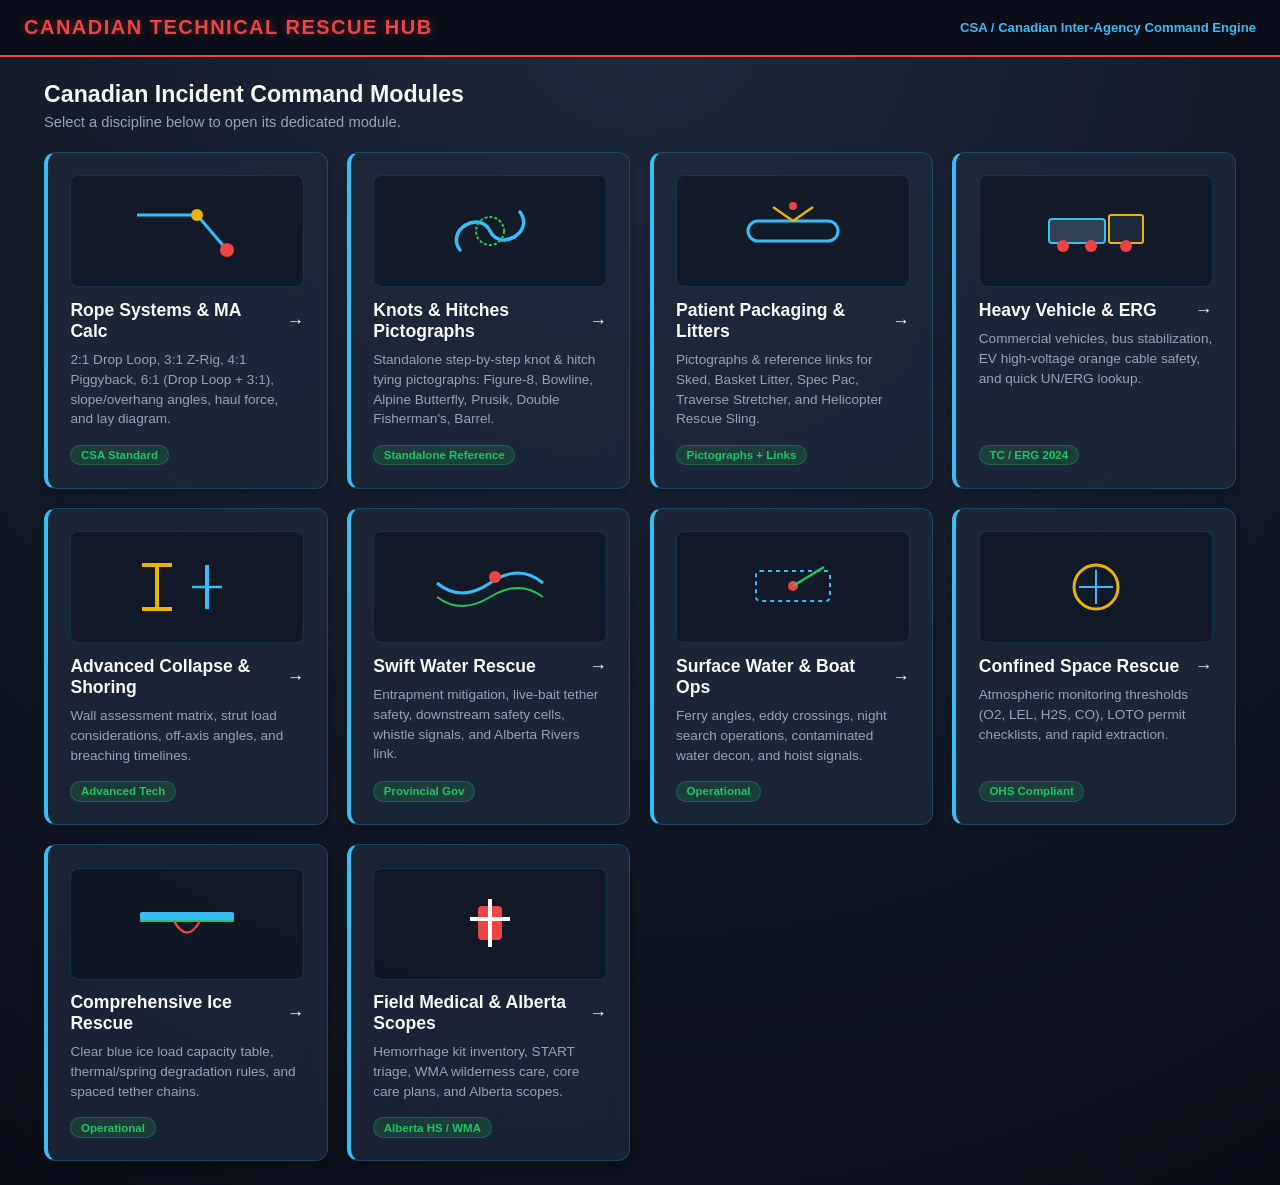
<file: index.html>
<!DOCTYPE html>
<html lang="en">
<head>
    <meta charset="UTF-8">
    <meta name="viewport" content="width=device-width, initial-scale=1.0">
    <title>Canadian Technical Rescue Command Hub</title>
    <link rel="stylesheet" href="shared/hub.css">
</head>
<body>
    <header>
        <h1><a href="index.html">Canadian Technical Rescue Hub</a></h1>
        <div class="header-nav">
            <span style="font-size: 0.82rem; color: var(--accent-cyan); font-weight: 600;">
                CSA / Canadian Inter-Agency Command Engine
            </span>
        </div>
    </header>

    <main>
        <div style="margin-bottom: 1.4rem;">
            <h2 style="color: var(--text-main); font-size: 1.45rem; margin-bottom: 0.35rem;">
                Canadian Incident Command Modules
            </h2>
            <p style="color: var(--text-muted); font-size: 0.92rem;">
                Select a discipline below to open its dedicated module.
            </p>
        </div>

        <div class="hub-grid">
            <a class="hub-card" href="rope/index.html">
                <div>
                    <div class="module-svg">
                        <svg width="130" height="72" viewBox="0 0 130 72">
                            <line x1="15" y1="20" x2="75" y2="20" stroke="#38bdf8" stroke-width="3"/>
                            <line x1="75" y1="20" x2="105" y2="55" stroke="#38bdf8" stroke-width="3"/>
                            <circle cx="75" cy="20" r="6" fill="#eab308"/>
                            <circle cx="105" cy="55" r="7" fill="#ef4444"/>
                        </svg>
                    </div>
                    <h3>Rope Systems &amp; MA Calc <span>→</span></h3>
                    <p>2:1 Drop Loop, 3:1 Z-Rig, 4:1 Piggyback, 6:1 (Drop Loop + 3:1), slope/overhang angles, haul force, and lay diagram.</p>
                </div>
                <span class="hub-badge">CSA Standard</span>
            </a>

            <a class="hub-card" href="knots/index.html">
                <div>
                    <div class="module-svg">
                        <svg width="130" height="72" viewBox="0 0 130 72">
                            <path d="M 35 55 C 20 35, 55 15, 65 36 C 75 57, 110 37, 95 17" stroke="#38bdf8" stroke-width="3.5" fill="none" stroke-linecap="round"/>
                            <circle cx="65" cy="36" r="14" stroke="#22c55e" stroke-width="2" stroke-dasharray="3 2" fill="none"/>
                        </svg>
                    </div>
                    <h3>Knots &amp; Hitches Pictographs <span>→</span></h3>
                    <p>Standalone step-by-step knot &amp; hitch tying pictographs: Figure-8, Bowline, Alpine Butterfly, Prusik, Double Fisherman's, Barrel.</p>
                </div>
                <span class="hub-badge">Standalone Reference</span>
            </a>

            <a class="hub-card" href="packaging/index.html">
                <div>
                    <div class="module-svg">
                        <svg width="130" height="72" viewBox="0 0 130 72">
                            <rect x="20" y="26" width="90" height="20" rx="10" fill="none" stroke="#38bdf8" stroke-width="3"/>
                            <line x1="45" y1="12" x2="65" y2="26" stroke="#eab308" stroke-width="2.5"/>
                            <line x1="85" y1="12" x2="65" y2="26" stroke="#eab308" stroke-width="2.5"/>
                            <circle cx="65" cy="11" r="4" fill="#ef4444"/>
                        </svg>
                    </div>
                    <h3>Patient Packaging &amp; Litters <span>→</span></h3>
                    <p>Pictographs &amp; reference links for Sked, Basket Litter, Spec Pac, Traverse Stretcher, and Helicopter Rescue Sling.</p>
                </div>
                <span class="hub-badge">Pictographs + Links</span>
            </a>

            <a class="hub-card" href="extrication/index.html">
                <div>
                    <div class="module-svg">
                        <svg width="130" height="72" viewBox="0 0 130 72">
                            <rect x="18" y="24" width="56" height="24" rx="3" fill="#334155" stroke="#38bdf8" stroke-width="2"/>
                            <rect x="78" y="20" width="34" height="28" rx="2" fill="#1e293b" stroke="#eab308" stroke-width="2"/>
                            <circle cx="32" cy="51" r="6" fill="#ef4444"/><circle cx="60" cy="51" r="6" fill="#ef4444"/><circle cx="95" cy="51" r="6" fill="#ef4444"/>
                        </svg>
                    </div>
                    <h3>Heavy Vehicle &amp; ERG <span>→</span></h3>
                    <p>Commercial vehicles, bus stabilization, EV high-voltage orange cable safety, and quick UN/ERG lookup.</p>
                </div>
                <span class="hub-badge">TC / ERG 2024</span>
            </a>

            <a class="hub-card" href="collapse/index.html">
                <div>
                    <div class="module-svg">
                        <svg width="130" height="72" viewBox="0 0 130 72">
                            <line x1="35" y1="14" x2="35" y2="58" stroke="#eab308" stroke-width="4"/>
                            <line x1="20" y1="14" x2="50" y2="14" stroke="#eab308" stroke-width="4"/>
                            <line x1="20" y1="58" x2="50" y2="58" stroke="#eab308" stroke-width="4"/>
                            <line x1="85" y1="14" x2="85" y2="58" stroke="#38bdf8" stroke-width="4"/>
                            <line x1="70" y1="36" x2="100" y2="36" stroke="#38bdf8" stroke-width="2.5"/>
                        </svg>
                    </div>
                    <h3>Advanced Collapse &amp; Shoring <span>→</span></h3>
                    <p>Wall assessment matrix, strut load considerations, off-axis angles, and breaching timelines.</p>
                </div>
                <span class="hub-badge">Advanced Tech</span>
            </a>

            <a class="hub-card" href="swiftwater/index.html">
                <div>
                    <div class="module-svg">
                        <svg width="130" height="72" viewBox="0 0 130 72">
                            <path d="M12 32 Q 36 52 65 32 T 118 32" stroke="#38bdf8" stroke-width="3" fill="none"/>
                            <path d="M12 46 Q 36 64 65 46 T 118 46" stroke="#22c55e" stroke-width="2" fill="none"/>
                            <circle cx="70" cy="26" r="6" fill="#ef4444"/>
                        </svg>
                    </div>
                    <h3>Swift Water Rescue <span>→</span></h3>
                    <p>Entrapment mitigation, live-bait tether safety, downstream safety cells, whistle signals, and Alberta Rivers link.</p>
                </div>
                <span class="hub-badge">Provincial Gov</span>
            </a>

            <a class="hub-card" href="surfacewater/index.html">
                <div>
                    <div class="module-svg">
                        <svg width="130" height="72" viewBox="0 0 130 72">
                            <rect x="28" y="20" width="74" height="30" rx="4" fill="none" stroke="#38bdf8" stroke-width="2" stroke-dasharray="4"/>
                            <circle cx="65" cy="35" r="5" fill="#ef4444"/>
                            <line x1="65" y1="35" x2="96" y2="16" stroke="#22c55e" stroke-width="2.5"/>
                        </svg>
                    </div>
                    <h3>Surface Water &amp; Boat Ops <span>→</span></h3>
                    <p>Ferry angles, eddy crossings, night search operations, contaminated water decon, and hoist signals.</p>
                </div>
                <span class="hub-badge">Operational</span>
            </a>

            <a class="hub-card" href="confined/index.html">
                <div>
                    <div class="module-svg">
                        <svg width="130" height="72" viewBox="0 0 130 72">
                            <circle cx="65" cy="36" r="22" fill="none" stroke="#eab308" stroke-width="3"/>
                            <line x1="48" y1="36" x2="82" y2="36" stroke="#38bdf8" stroke-width="2"/>
                            <line x1="65" y1="19" x2="65" y2="53" stroke="#38bdf8" stroke-width="2"/>
                        </svg>
                    </div>
                    <h3>Confined Space Rescue <span>→</span></h3>
                    <p>Atmospheric monitoring thresholds (O2, LEL, H2S, CO), LOTO permit checklists, and rapid extraction.</p>
                </div>
                <span class="hub-badge">OHS Compliant</span>
            </a>

            <a class="hub-card" href="ice/index.html">
                <div>
                    <div class="module-svg">
                        <svg width="130" height="72" viewBox="0 0 130 72">
                            <rect x="18" y="24" width="94" height="9" fill="#38bdf8" rx="2"/>
                            <line x1="18" y1="33" x2="112" y2="33" stroke="#22c55e" stroke-width="2"/>
                            <path d="M 52 33 Q 65 56 78 33" stroke="#ef4444" stroke-width="2.5" fill="none"/>
                        </svg>
                    </div>
                    <h3>Comprehensive Ice Rescue <span>→</span></h3>
                    <p>Clear blue ice load capacity table, thermal/spring degradation rules, and spaced tether chains.</p>
                </div>
                <span class="hub-badge">Operational</span>
            </a>

            <a class="hub-card" href="medical/index.html">
                <div>
                    <div class="module-svg">
                        <svg width="130" height="72" viewBox="0 0 130 72">
                            <rect x="53" y="18" width="24" height="34" rx="4" fill="#ef4444"/>
                            <line x1="45" y1="31" x2="85" y2="31" stroke="#fff" stroke-width="4"/>
                            <line x1="65" y1="11" x2="65" y2="59" stroke="#fff" stroke-width="4"/>
                        </svg>
                    </div>
                    <h3>Field Medical &amp; Alberta Scopes <span>→</span></h3>
                    <p>Hemorrhage kit inventory, START triage, WMA wilderness care, core care plans, and Alberta scopes.</p>
                </div>
                <span class="hub-badge">Alberta HS / WMA</span>
            </a>
        </div>
    </main>
</body>
</html>
</file>
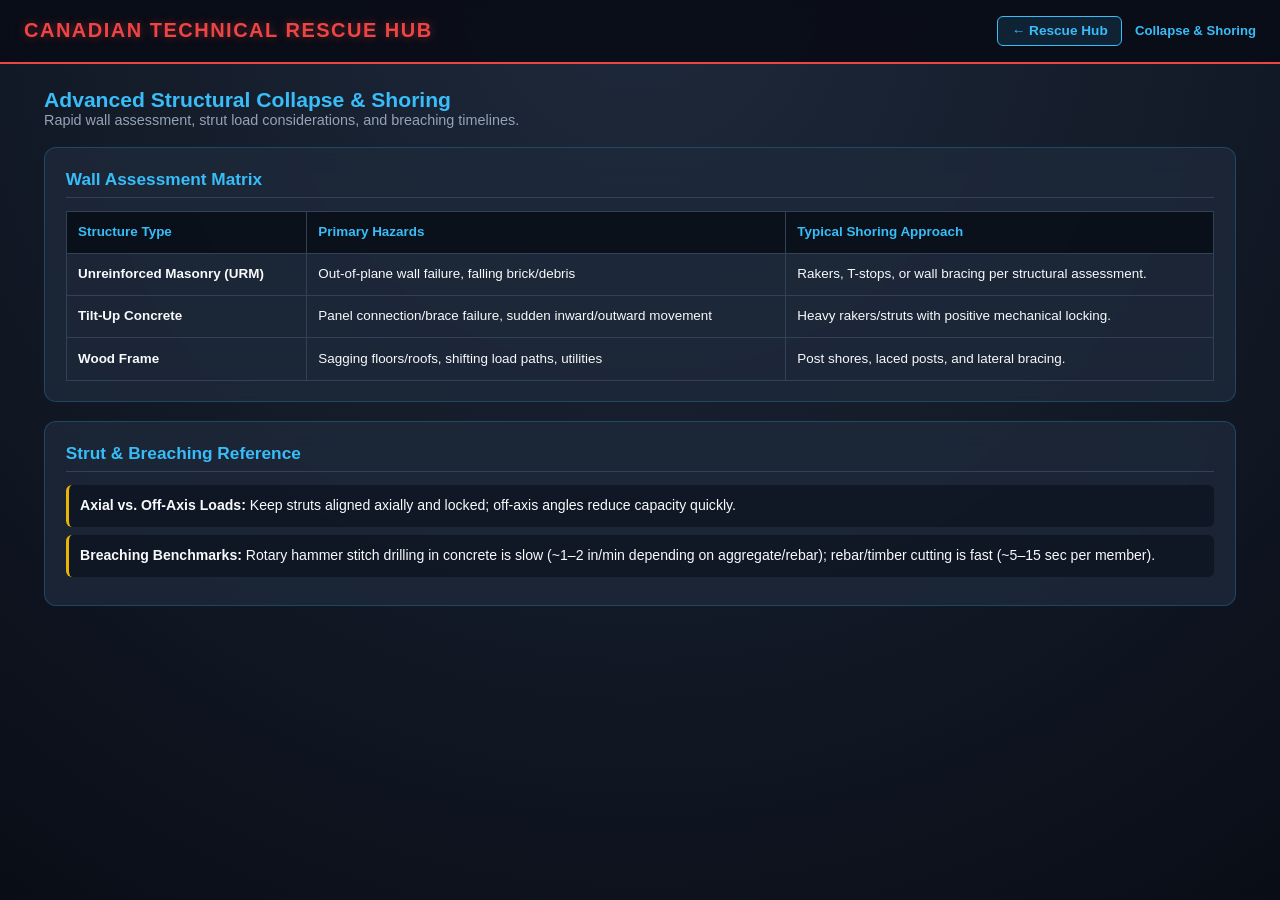
<file: collapse/index.html>
<!DOCTYPE html>
<html lang="en">
<head>
    <meta charset="UTF-8">
    <meta name="viewport" content="width=device-width, initial-scale=1.0">
    <title>Advanced Collapse &amp; Shoring — Canadian Technical Rescue Hub</title>
    <link rel="stylesheet" href="../shared/hub.css">
    <style>
        .cheat-table { width: 100%; border-collapse: collapse; margin-top: 0.5rem; font-size: 0.84rem; }
        .cheat-table th, .cheat-table td { padding: 0.7rem; border: 1px solid var(--border-color); text-align: left; vertical-align: top; line-height: 1.4; }
        .cheat-table th { background-color: rgba(9, 13, 22, 0.85); color: var(--accent-cyan); }
        .weakest-list { list-style-type: none; margin-top: 0.5rem; }
        .weakest-item { padding: 0.7rem; margin-bottom: 0.45rem; background-color: rgba(9, 13, 22, 0.55); border-left: 3px solid var(--accent-yellow); border-radius: 6px; font-size: 0.88rem; line-height: 1.4; }
    </style>
</head>
<body>
    <header>
        <h1><a href="../index.html">Canadian Technical Rescue Hub</a></h1>
        <div class="header-nav">
            <a class="nav-pill" href="../index.html">← Rescue Hub</a>
            <span style="font-size: 0.82rem; color: var(--accent-cyan); font-weight: 600;">Collapse &amp; Shoring</span>
        </div>
    </header>

    <main>
        <div style="margin-bottom: 1.2rem;">
            <h2 style="color: var(--accent-cyan); font-size: 1.32rem;">Advanced Structural Collapse &amp; Shoring</h2>
            <p style="color: var(--text-muted); font-size: 0.9rem;">Rapid wall assessment, strut load considerations, and breaching timelines.</p>
        </div>

        <div class="card">
            <h3>Wall Assessment Matrix</h3>
            <table class="cheat-table">
                <tr><th>Structure Type</th><th>Primary Hazards</th><th>Typical Shoring Approach</th></tr>
                <tr><td><strong>Unreinforced Masonry (URM)</strong></td><td>Out-of-plane wall failure, falling brick/debris</td><td>Rakers, T-stops, or wall bracing per structural assessment.</td></tr>
                <tr><td><strong>Tilt-Up Concrete</strong></td><td>Panel connection/brace failure, sudden inward/outward movement</td><td>Heavy rakers/struts with positive mechanical locking.</td></tr>
                <tr><td><strong>Wood Frame</strong></td><td>Sagging floors/roofs, shifting load paths, utilities</td><td>Post shores, laced posts, and lateral bracing.</td></tr>
            </table>
        </div>

        <div class="card">
            <h3>Strut &amp; Breaching Reference</h3>
            <ul class="weakest-list">
                <li class="weakest-item"><strong>Axial vs. Off-Axis Loads:</strong> Keep struts aligned axially and locked; off-axis angles reduce capacity quickly.</li>
                <li class="weakest-item"><strong>Breaching Benchmarks:</strong> Rotary hammer stitch drilling in concrete is slow (~1–2 in/min depending on aggregate/rebar); rebar/timber cutting is fast (~5–15 sec per member).</li>
            </ul>
        </div>
    </main>
</body>
</html>
</file>
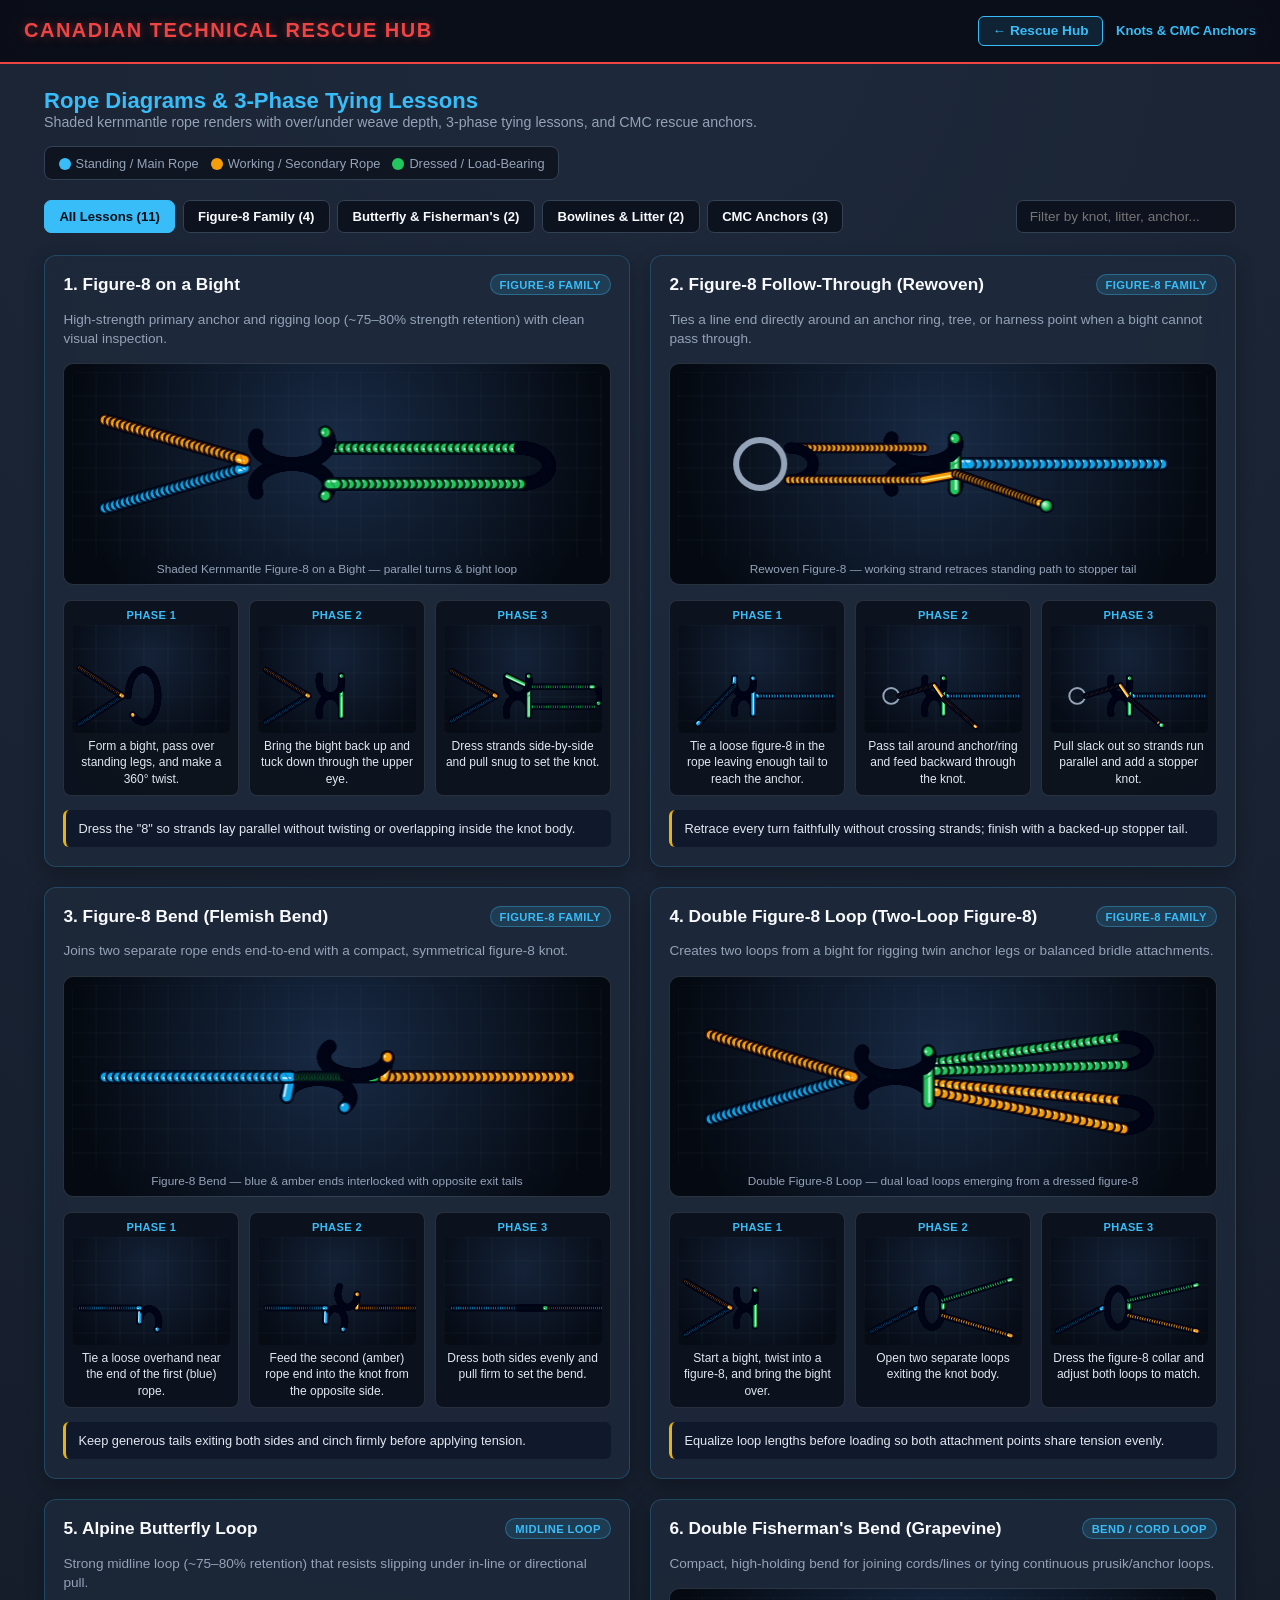
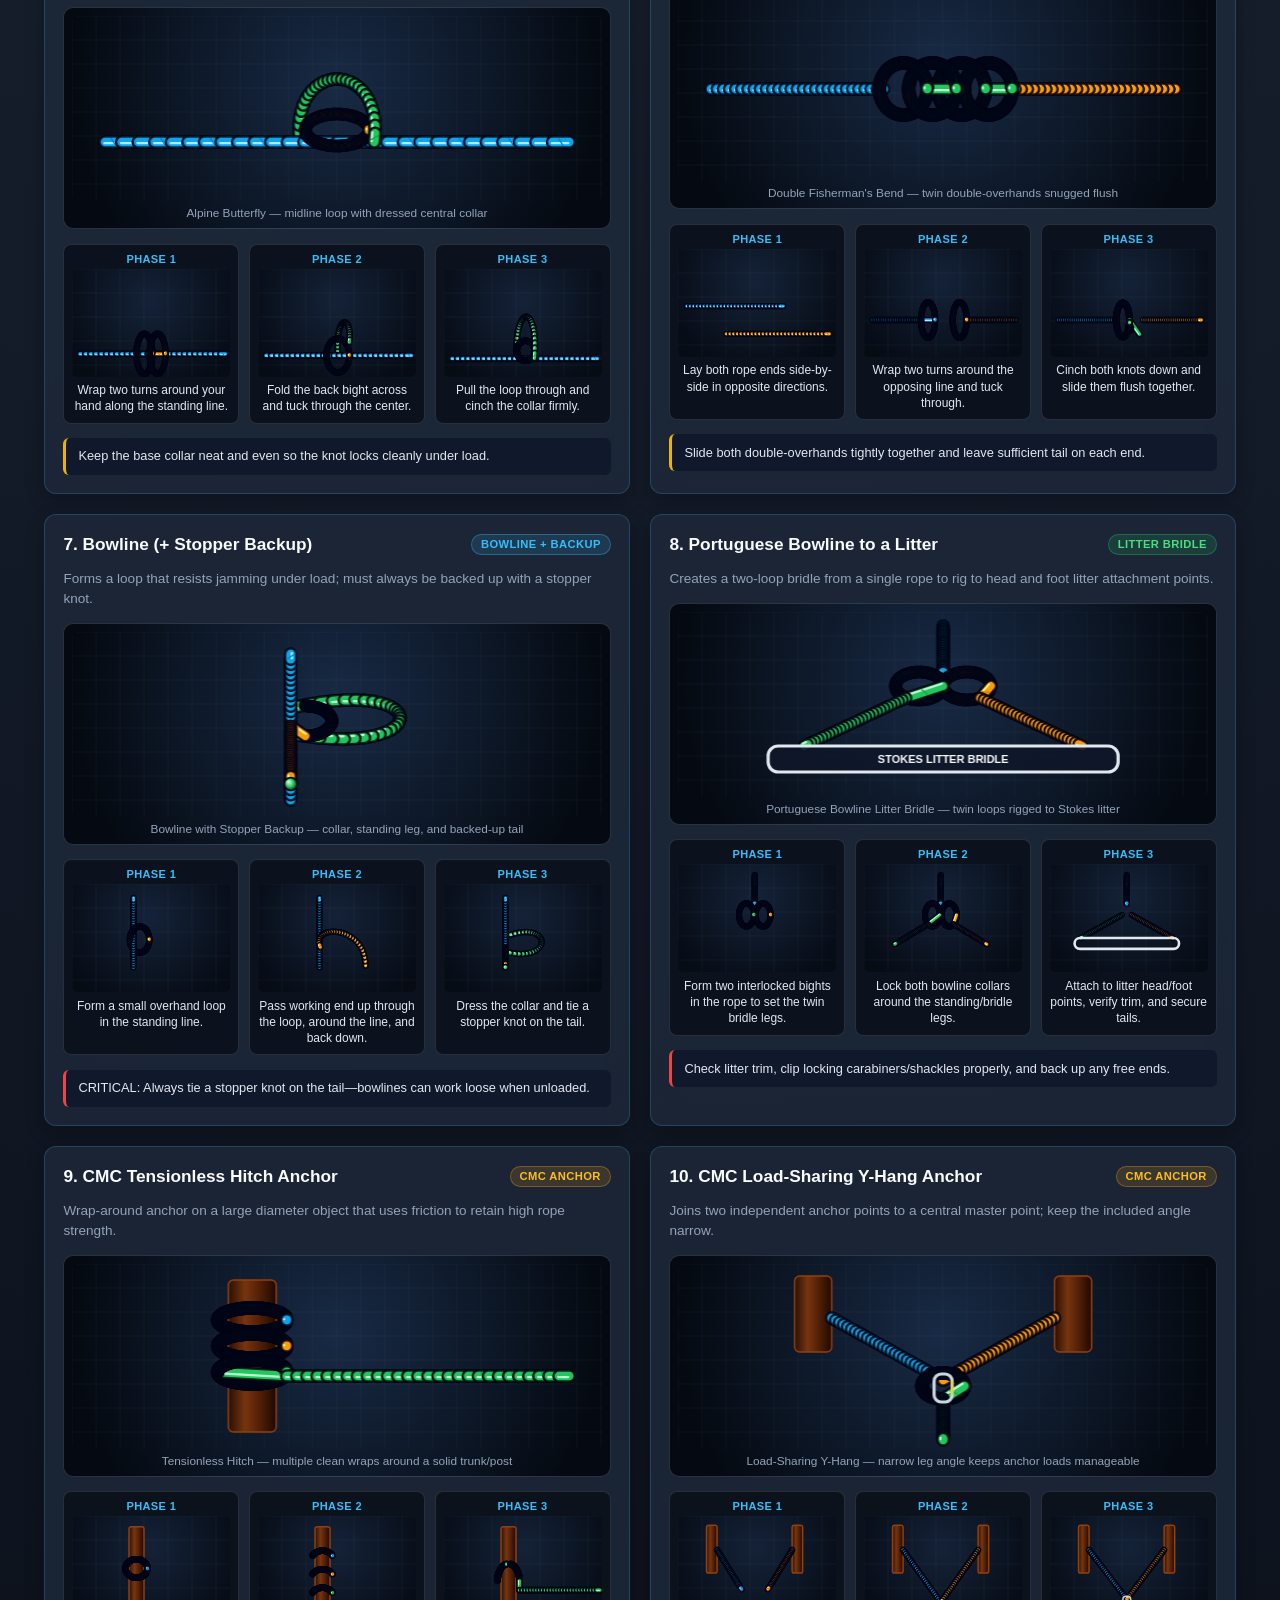
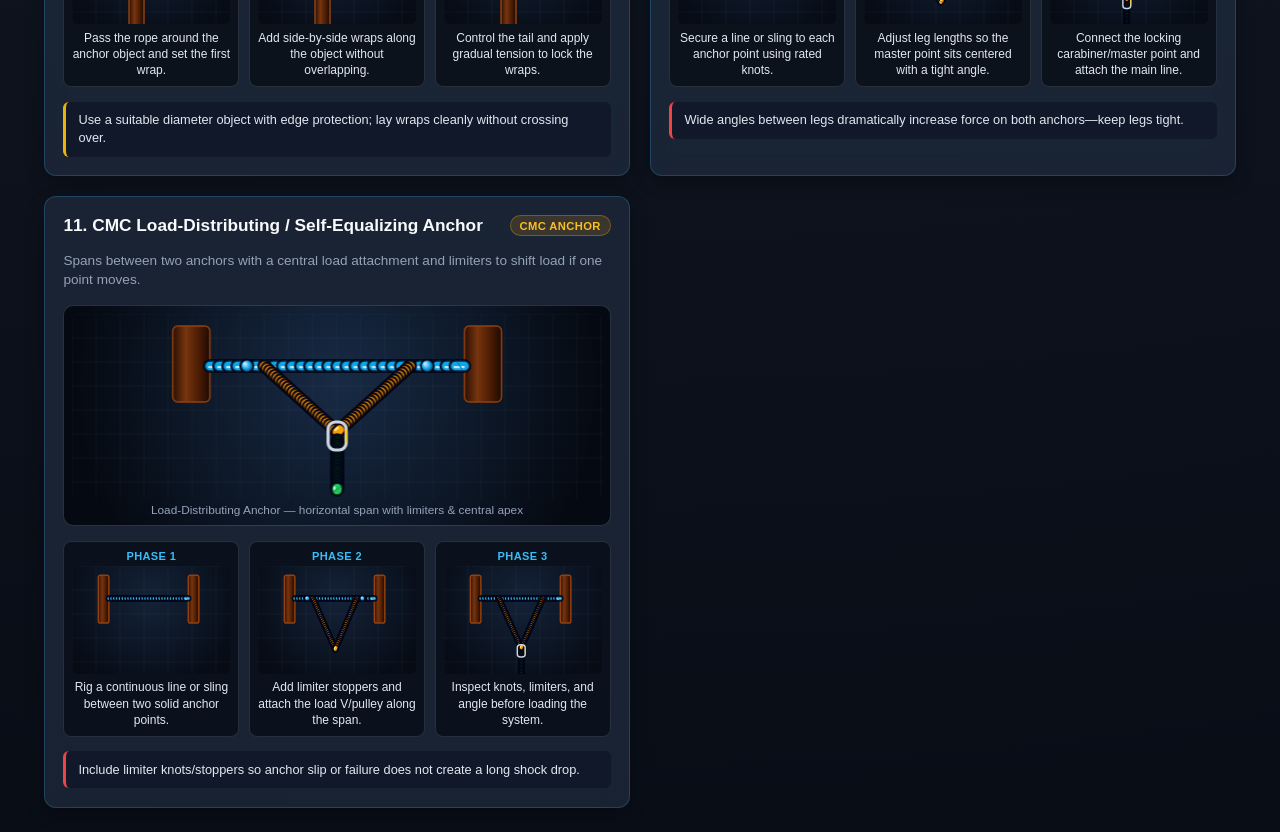
<file: knots/index.html>
<!DOCTYPE html>
<html lang="en">
<head>
    <meta charset="UTF-8">
    <meta name="viewport" content="width=device-width, initial-scale=1.0">
    <title>Knots, Litter Bridles &amp; CMC Anchors — Canadian Technical Rescue Hub</title>
    <link rel="stylesheet" href="../shared/hub.css">
    <style>
        .hero-bar {
            display: flex;
            flex-wrap: wrap;
            justify-content: space-between;
            align-items: flex-end;
            gap: 1rem;
            margin-bottom: 1.2rem;
        }
        .legend-strip {
            display: flex;
            flex-wrap: wrap;
            gap: 0.75rem;
            font-size: 0.8rem;
            color: var(--text-muted);
            background: rgba(9, 13, 22, 0.65);
            border: 1px solid var(--border-color);
            padding: 0.55rem 0.85rem;
            border-radius: 8px;
        }
        .swatch {
            display: inline-block;
            width: 12px;
            height: 12px;
            border-radius: 50%;
            vertical-align: -2px;
            margin-right: 5px;
        }

        .controls-row {
            display: flex;
            flex-wrap: wrap;
            gap: 0.65rem;
            align-items: center;
            justify-content: space-between;
            margin-bottom: 1.35rem;
        }
        .tab-pills {
            display: flex;
            flex-wrap: wrap;
            gap: 0.45rem;
        }
        .pill-btn {
            background: rgba(9, 13, 22, 0.75);
            border: 1px solid var(--border-color);
            color: var(--text-main);
            padding: 0.52rem 0.9rem;
            border-radius: 7px;
            font-size: 0.82rem;
            font-weight: 600;
            cursor: pointer;
            transition: all 0.15s;
        }
        .pill-btn:hover {
            border-color: var(--accent-cyan);
        }
        .pill-btn.active {
            background: var(--accent-cyan);
            color: #090d16;
            border-color: var(--accent-cyan);
        }
        .filter-input {
            min-width: 220px;
            padding: 0.52rem 0.8rem;
            border-radius: 7px;
            border: 1px solid var(--border-color);
            background: rgba(9, 13, 22, 0.75);
            color: var(--text-main);
            font-size: 0.85rem;
        }
        .filter-input:focus {
            outline: none;
            border-color: var(--accent-cyan);
        }

        .module-grid {
            display: grid;
            grid-template-columns: repeat(auto-fit, minmax(440px, 1fr));
            gap: 1.25rem;
        }
        @media (max-width: 500px) {
            .module-grid {
                grid-template-columns: 1fr;
            }
        }

        .lesson-card {
            background: var(--panel-bg);
            backdrop-filter: blur(12px);
            border: 1px solid var(--panel-border);
            border-radius: 12px;
            padding: 1.15rem;
            display: flex;
            flex-direction: column;
            gap: 0.9rem;
            box-shadow: 0 6px 18px rgba(0, 0, 0, 0.28);
        }
        .lesson-header {
            display: flex;
            justify-content: space-between;
            align-items: flex-start;
            gap: 0.6rem;
        }
        .lesson-title {
            font-size: 1.08rem;
            font-weight: 700;
            color: var(--text-main);
        }
        .badge {
            font-size: 0.7rem;
            font-weight: 700;
            text-transform: uppercase;
            letter-spacing: 0.4px;
            padding: 0.22rem 0.55rem;
            border-radius: 999px;
            white-space: nowrap;
            background: rgba(56, 189, 248, 0.14);
            color: var(--accent-cyan);
            border: 1px solid rgba(56, 189, 248, 0.35);
        }
        .badge.anchor {
            background: rgba(245, 158, 11, 0.15);
            color: #fbbf24;
            border-color: rgba(245, 158, 11, 0.35);
        }
        .badge.litter {
            background: rgba(34, 197, 94, 0.15);
            color: #4ade80;
            border-color: rgba(34, 197, 94, 0.35);
        }

        .lesson-summary {
            font-size: 0.85rem;
            color: var(--text-muted);
            line-height: 1.45;
        }

        .hero-render-box {
            background: radial-gradient(circle at 50% 35%, #182a45 0%, #050a12 85%);
            border: 1px solid rgba(148, 163, 184, 0.25);
            border-radius: 10px;
            padding: 0.5rem;
            text-align: center;
        }
        .hero-canvas {
            width: 100%;
            height: 185px;
            display: block;
            border-radius: 6px;
        }
        .hero-render-caption {
            font-size: 0.74rem;
            color: #94a3b8;
            margin-top: 0.3rem;
        }

        .phases-3 {
            display: grid;
            grid-template-columns: repeat(3, 1fr);
            gap: 0.6rem;
        }
        @media (max-width: 680px) {
            .phases-3 {
                grid-template-columns: 1fr;
            }
        }
        .phase-card {
            background: rgba(9, 13, 22, 0.75);
            border: 1px solid rgba(148, 163, 184, 0.2);
            border-radius: 8px;
            padding: 0.5rem;
            display: flex;
            flex-direction: column;
            align-items: center;
            text-align: center;
        }
        .phase-tag {
            font-size: 0.69rem;
            font-weight: 800;
            text-transform: uppercase;
            color: var(--accent-cyan);
            margin-bottom: 0.25rem;
            letter-spacing: 0.4px;
        }
        .phase-canvas {
            width: 100%;
            height: 108px;
            display: block;
            border-radius: 5px;
            background: radial-gradient(circle at 50% 30%, #142238 0%, #060b14 90%);
        }
        .phase-text {
            font-size: 0.75rem;
            color: #e2e8f0;
            line-height: 1.35;
            margin-top: 0.35rem;
        }

        .rigging-note {
            background: rgba(15, 23, 42, 0.88);
            border-left: 3px solid var(--accent-yellow);
            border-radius: 6px;
            padding: 0.6rem 0.75rem;
            font-size: 0.8rem;
            color: #e2e8f0;
            line-height: 1.4;
        }
        .rigging-note.critical {
            border-left-color: var(--accent-red);
        }
    </style>
</head>
<body>
    <header>
        <h1><a href="../index.html">Canadian Technical Rescue Hub</a></h1>
        <div class="header-nav">
            <a class="nav-pill" href="../index.html">← Rescue Hub</a>
            <span style="font-size: 0.82rem; color: var(--accent-cyan); font-weight: 600;">
                Knots &amp; CMC Anchors
            </span>
        </div>
    </header>

    <main>
        <div class="hero-bar">
            <div>
                <h2 style="color: var(--accent-cyan); font-size: 1.38rem;">Rope Diagrams &amp; 3-Phase Tying Lessons</h2>
                <p style="color: var(--text-muted); font-size: 0.89rem;">
                    Shaded kernmantle rope renders with over/under weave depth, 3-phase tying lessons, and CMC rescue anchors.
                </p>
            </div>
            <div class="legend-strip">
                <span><i class="swatch" style="background:#38bdf8;"></i>Standing / Main Rope</span>
                <span><i class="swatch" style="background:#f59e0b;"></i>Working / Secondary Rope</span>
                <span><i class="swatch" style="background:#22c55e;"></i>Dressed / Load-Bearing</span>
            </div>
        </div>

        <div class="controls-row">
            <div class="tab-pills" id="sectionTabs">
                <button class="pill-btn active" onclick="setFilter('all', this)">All Lessons (11)</button>
                <button class="pill-btn" onclick="setFilter('fig8', this)">Figure-8 Family (4)</button>
                <button class="pill-btn" onclick="setFilter('bends-loops', this)">Butterfly &amp; Fisherman's (2)</button>
                <button class="pill-btn" onclick="setFilter('bowlines', this)">Bowlines &amp; Litter (2)</button>
                <button class="pill-btn" onclick="setFilter('anchors', this)">CMC Anchors (3)</button>
            </div>
            <input type="text" id="searchInput" class="filter-input" placeholder="Filter by knot, litter, anchor..." oninput="renderLessons()">
        </div>

        <div class="module-grid" id="lessonsGrid"></div>
    </main>

    <script>
        const PALETTES = {
            blue:   { dark: '#032c47', base: '#0ea5e9', light: '#bae6fd', braid: '#0284c7' },
            amber:  { dark: '#451a03', base: '#f59e0b', light: '#fef08a', braid: '#d97706' },
            green:  { dark: '#052e16', base: '#22c55e', light: '#bbf7d0', braid: '#16a34a' },
            slate:  { dark: '#1e293b', base: '#94a3b8', light: '#f1f5f9', braid: '#64748b' }
        };

        // Evaluates a cubic Bézier curve at t in [0, 1]
        function cubicPt(p0, p1, p2, p3, t) {
            const u = 1 - t;
            const tt = t * t, uu = u * u;
            const uuu = uu * u, ttt = tt * t;
            return {
                x: uuu * p0[0] + 3 * uu * t * p1[0] + 3 * u * tt * p2[0] + ttt * p3[0],
                y: uuu * p0[1] + 3 * uu * t * p1[1] + 3 * u * tt * p2[1] + ttt * p3[1]
            };
        }

        // Converts a list of cubic Bézier segments into dense polyline points with depth z
        function sampleSplines(segments, stepsPerSeg = 28) {
            const pts = [];
            segments.forEach(seg => {
                const zStart = seg.z0 ?? 0;
                const zEnd = seg.z1 ?? zStart;
                for (let i = 0; i <= stepsPerSeg; i++) {
                    const t = i / stepsPerSeg;
                    const p = cubicPt(seg.p0, seg.p1, seg.p2, seg.p3, t);
                    pts.push({ x: p.x, y: p.y, z: zStart + (zEnd - zStart) * t });
                }
            });
            return pts;
        }

        function lineToSeg(x1, y1, x2, y2, z0 = 0, z1 = z0) {
            return {
                p0: [x1, y1],
                p1: [x1 + (x2 - x1) / 3, y1 + (y2 - y1) / 3],
                p2: [x1 + (2 * (x2 - x1)) / 3, y1 + (2 * (y2 - y1)) / 3],
                p3: [x2, y2],
                z0,
                z1
            };
        }

        function circleSegs(cx, cy, rx, ry, startRad, endRad, z0 = 0, z1 = z0, pieces = 4) {
            const segs = [];
            const total = endRad - startRad;
            for (let i = 0; i < pieces; i++) {
                const a0 = startRad + (total * i) / pieces;
                const a1 = startRad + (total * (i + 1)) / pieces;
                const da = a1 - a0;
                const k = (4 / 3) * Math.tan(da / 4);
                const x0 = cx + rx * Math.cos(a0), y0 = cy + ry * Math.sin(a0);
                const x3 = cx + rx * Math.cos(a1), y3 = cy + ry * Math.sin(a1);
                const x1 = x0 - k * rx * Math.sin(a0), y1 = y0 + k * ry * Math.cos(a0);
                const x2 = x3 + k * rx * Math.sin(a1), y2 = y3 - k * ry * Math.cos(a1);
                segs.push({
                    p0: [x0, y0], p1: [x1, y1], p2: [x2, y2], p3: [x3, y3],
                    z0: z0 + ((z1 - z0) * i) / pieces,
                    z1: z0 + ((z1 - z0) * (i + 1)) / pieces
                });
            }
            return segs;
        }

        // Draws shaded 3D cylindrical kernmantle rope segments sorted back-to-front by z
        function drawTubularRopes(ctx, strands, scaleX = 1, scaleY = 1) {
            const chunks = [];
            strands.forEach(strand => {
                const pal = PALETTES[strand.color] || PALETTES.blue;
                const radius = (strand.width || 9) * 0.5 * Math.min(scaleX, scaleY);
                const pts = strand.pts.map(p => ({ x: p.x * scaleX, y: p.y * scaleY, z: p.z || 0 }));

                for (let i = 0; i < pts.length - 1; i++) {
                    const a = pts[i], b = pts[i + 1];
                    const dx = b.x - a.x, dy = b.y - a.y;
                    const len = Math.hypot(dx, dy);
                    if (len < 0.25) continue;
                    const nx = -dy / len, ny = dx / len;
                    const zMid = (a.z + b.z) * 0.5;
                    chunks.push({ a, b, nx, ny, len, radius, pal, idx: i, z: zMid });
                }
            });

            chunks.sort((u, v) => u.z - v.z);

            chunks.forEach(c => {
                const { a, b, nx, ny, radius, pal, idx } = c;
                ctx.lineCap = 'round';

                // 1. Contact drop shadow / dark edge sheath
                ctx.beginPath();
                ctx.moveTo(a.x, a.y);
                ctx.lineTo(b.x, b.y);
                ctx.strokeStyle = '#020617';
                ctx.lineWidth = radius * 2 + 2.6;
                ctx.stroke();

                // 2. Dark core/edge tone
                ctx.beginPath();
                ctx.moveTo(a.x, a.y);
                ctx.lineTo(b.x, b.y);
                ctx.strokeStyle = pal.dark;
                ctx.lineWidth = radius * 2;
                ctx.stroke();

                // 3. Main colored kernmantle sheath
                ctx.beginPath();
                ctx.moveTo(a.x, a.y);
                ctx.lineTo(b.x, b.y);
                ctx.strokeStyle = pal.base;
                ctx.lineWidth = radius * 1.56;
                ctx.stroke();

                // 4. Specular highlight along top-left lit side of the cylinder
                const hOff = radius * 0.34;
                ctx.beginPath();
                ctx.moveTo(a.x + nx * hOff - hOff * 0.4, a.y + ny * hOff - hOff * 0.4);
                ctx.lineTo(b.x + nx * hOff - hOff * 0.4, b.y + ny * hOff - hOff * 0.4);
                ctx.strokeStyle = pal.light;
                ctx.lineWidth = Math.max(1.2, radius * 0.42);
                ctx.stroke();

                // 5. Subtle diagonal braided sheath ticks every few steps
                if (idx % 3 === 0) {
                    const mx = (a.x + b.x) * 0.5, my = (a.y + b.y) * 0.5;
                    const tx = (b.x - a.x) / c.len, ty = (b.y - a.y) / c.len;
                    const rx = tx * 0.55 + nx * 0.83;
                    const ry = ty * 0.55 + ny * 0.83;
                    ctx.beginPath();
                    ctx.moveTo(mx - rx * radius * 0.72, my - ry * radius * 0.72);
                    ctx.lineTo(mx + rx * radius * 0.72, my + ry * radius * 0.72);
                    ctx.strokeStyle = pal.braid;
                    ctx.lineWidth = Math.max(1, radius * 0.24);
                    ctx.stroke();
                }
            });
        }

        function drawWoodPost(ctx, x, y, w, h, sx, sy) {
            const px = x * sx, py = y * sy, pw = w * sx, ph = h * sy;
            const grad = ctx.createLinearGradient(px, py, px + pw, py);
            grad.addColorStop(0, '#291004');
            grad.addColorStop(0.35, '#78350f');
            grad.addColorStop(0.75, '#451a03');
            grad.addColorStop(1, '#1c0a02');
            ctx.fillStyle = grad;
            ctx.beginPath();
            ctx.roundRect(px, py, pw, ph, 5 * Math.min(sx, sy));
            ctx.fill();
            ctx.strokeStyle = '#92400e';
            ctx.lineWidth = 1.5;
            ctx.stroke();
        }

        function drawLockingBiner(ctx, x, y, sx, sy) {
            const bx = x * sx, by = y * sy, r = Math.min(sx, sy);
            ctx.save();
            ctx.translate(bx, by);
            ctx.strokeStyle = '#cbd5e1';
            ctx.lineWidth = 3.2 * r;
            ctx.beginPath();
            ctx.roundRect(-9 * r, -14 * r, 18 * r, 28 * r, 7 * r);
            ctx.stroke();
            ctx.strokeStyle = '#facc15';
            ctx.lineWidth = 2 * r;
            ctx.beginPath();
            ctx.moveTo(9 * r, -6 * r);
            ctx.lineTo(9 * r, 6 * r);
            ctx.stroke();
            ctx.restore();
        }

        function drawStopperBall(ctx, x, y, color, sx, sy) {
            const pal = PALETTES[color] || PALETTES.green;
            const bx = x * sx, by = y * sy, rad = 6.5 * Math.min(sx, sy);
            const g = ctx.createRadialGradient(bx - rad * 0.35, by - rad * 0.35, rad * 0.15, bx, by, rad);
            g.addColorStop(0, pal.light);
            g.addColorStop(0.55, pal.base);
            g.addColorStop(1, pal.dark);
            ctx.fillStyle = g;
            ctx.beginPath();
            ctx.arc(bx, by, rad, 0, Math.PI * 2);
            ctx.fill();
            ctx.strokeStyle = '#020617';
            ctx.lineWidth = 1.6;
            ctx.stroke();
        }

        // Parametric knot builders (coordinates in a 400x185 logical space)
        const knotBuilders = {
            // 1. Figure-8 on a Bight
            'fig8-bight': {
                hero(ctx, sx, sy) {
                    drawTubularRopes(ctx, [
                        { color: 'blue', width: 11, pts: sampleSplines([lineToSeg(25, 136, 130, 96, 1)]) },
                        { color: 'amber', width: 11, pts: sampleSplines([lineToSeg(25, 48, 130, 88, 1)]) },
                        // Lower loop of figure-8 (under crossing at x=165, y=92)
                        { color: 'green', width: 11, pts: sampleSplines([
                            ...circleSegs(166, 114, 28, 22, Math.PI * 0.9, Math.PI * 2.15, 0, 2, 6)
                        ])},
                        // Upper loop of figure-8 (over crossing)
                        { color: 'green', width: 11, pts: sampleSplines([
                            ...circleSegs(166, 70, 28, 22, -Math.PI * 0.15, Math.PI * 1.1, 3, 1, 6)
                        ])},
                        // Bight exit loop to right
                        { color: 'green', width: 11, pts: sampleSplines([
                            lineToSeg(194, 76, 338, 76, 2, 2),
                            ...circleSegs(338, 94, 22, 18, -Math.PI * 0.5, Math.PI * 0.5, 2, 2, 5),
                            lineToSeg(338, 112, 194, 112, 2, 2)
                        ])}
                    ], sx, sy);
                },
                phases: [
                    (ctx, sx, sy) => drawTubularRopes(ctx, [
                        { color: 'blue', width: 9, pts: sampleSplines([lineToSeg(18, 128, 115, 92, 1)]) },
                        { color: 'amber', width: 9, pts: sampleSplines([lineToSeg(18, 56, 115, 92, 1)]) },
                        { color: 'amber', width: 9, pts: sampleSplines(circleSegs(162, 92, 34, 34, Math.PI, Math.PI * 2.75, 0, 3, 6)) }
                    ], sx, sy),
                    (ctx, sx, sy) => drawTubularRopes(ctx, [
                        { color: 'blue', width: 9, pts: sampleSplines([lineToSeg(18, 126, 115, 92, 1)]) },
                        { color: 'amber', width: 9, pts: sampleSplines([lineToSeg(18, 58, 115, 92, 1)]) },
                        { color: 'green', width: 9, pts: sampleSplines([
                            ...circleSegs(165, 112, 26, 20, Math.PI * 0.9, Math.PI * 2.1, 0, 2, 5),
                            ...circleSegs(165, 72, 26, 20, -Math.PI * 0.1, Math.PI * 1.1, 3, 1, 5)
                        ])}
                    ], sx, sy),
                    (ctx, sx, sy) => drawTubularRopes(ctx, [
                        { color: 'blue', width: 9, pts: sampleSplines([lineToSeg(18, 124, 118, 92, 1)]) },
                        { color: 'amber', width: 9, pts: sampleSplines([lineToSeg(18, 60, 118, 92, 1)]) },
                        { color: 'green', width: 9, pts: sampleSplines([
                            ...circleSegs(168, 112, 26, 19, Math.PI * 0.9, Math.PI * 2.1, 0, 2, 5),
                            ...circleSegs(168, 72, 26, 19, -Math.PI * 0.1, Math.PI * 1.1, 3, 1, 5),
                            lineToSeg(194, 80, 340, 80, 2, 2),
                            ...circleSegs(340, 93, 16, 13, -Math.PI * 0.5, Math.PI * 0.5, 2, 2, 4),
                            lineToSeg(340, 106, 194, 106, 2, 2)
                        ])}
                    ], sx, sy)
                ]
            },

            // 2. Figure-8 Follow-Through (Rewoven)
            'fig8-follow': {
                hero(ctx, sx, sy) {
                    // Anchor ring on left
                    ctx.strokeStyle = '#94a3b8';
                    ctx.lineWidth = 6 * Math.min(sx, sy);
                    ctx.beginPath();
                    ctx.arc(62 * sx, 92 * sy, 24 * Math.min(sx, sy), 0, Math.PI * 2);
                    ctx.stroke();

                    drawTubularRopes(ctx, [
                        { color: 'blue', width: 11, pts: sampleSplines([lineToSeg(365, 92, 215, 92, 1)]) },
                        // Rewoven figure-8 body
                        { color: 'green', width: 11, pts: sampleSplines([
                            ...circleSegs(185, 112, 25, 19, Math.PI * 0.9, Math.PI * 2.1, 0, 2, 5),
                            ...circleSegs(185, 72, 25, 19, -Math.PI * 0.1, Math.PI * 1.1, 3, 1, 5)
                        ])},
                        // Retracing amber strand running parallel inside
                        { color: 'amber', width: 8, pts: sampleSplines([
                            lineToSeg(185, 76, 84, 76, 3, 3),
                            ...circleSegs(84, 92, 18, 16, -Math.PI * 0.5, Math.PI * 0.5, 3, 3, 5),
                            lineToSeg(84, 108, 185, 108, 3, 3),
                            lineToSeg(210, 102, 275, 132, 3, 3)
                        ])}
                    ], sx, sy);
                    drawStopperBall(ctx, 278, 134, 'green', sx, sy);
                },
                phases: [
                    (ctx, sx, sy) => drawTubularRopes(ctx, [
                        { color: 'blue', width: 9, pts: sampleSplines([lineToSeg(350, 92, 175, 92, 1)]) },
                        { color: 'blue', width: 9, pts: sampleSplines([
                            ...circleSegs(150, 110, 22, 17, Math.PI * 0.9, Math.PI * 2.1, 0, 2, 4),
                            ...circleSegs(150, 74, 22, 17, -Math.PI * 0.1, Math.PI * 1.1, 3, 1, 4),
                            lineToSeg(128, 80, 45, 128, 2, 2)
                        ])}
                    ], sx, sy),
                    (ctx, sx, sy) => {
                        ctx.strokeStyle = '#94a3b8';
                        ctx.lineWidth = 4.5 * Math.min(sx, sy);
                        ctx.beginPath();
                        ctx.arc(62 * sx, 92 * sy, 18 * Math.min(sx, sy), 0, Math.PI * 2);
                        ctx.stroke();
                        drawTubularRopes(ctx, [
                            { color: 'blue', width: 9, pts: sampleSplines([lineToSeg(350, 92, 185, 92, 1)]) },
                            { color: 'green', width: 9, pts: sampleSplines([
                                ...circleSegs(160, 110, 22, 17, Math.PI * 0.9, Math.PI * 2.1, 0, 2, 4),
                                ...circleSegs(160, 74, 22, 17, -Math.PI * 0.1, Math.PI * 1.1, 3, 1, 4)
                            ])},
                            { color: 'amber', width: 7, pts: sampleSplines([
                                lineToSeg(80, 92, 160, 78, 3, 3),
                                lineToSeg(182, 96, 255, 132, 3, 3)
                            ])}
                        ], sx, sy);
                    },
                    (ctx, sx, sy) => {
                        ctx.strokeStyle = '#94a3b8';
                        ctx.lineWidth = 4.5 * Math.min(sx, sy);
                        ctx.beginPath();
                        ctx.arc(62 * sx, 92 * sy, 18 * Math.min(sx, sy), 0, Math.PI * 2);
                        ctx.stroke();
                        drawTubularRopes(ctx, [
                            { color: 'blue', width: 9, pts: sampleSplines([lineToSeg(350, 92, 185, 92, 1)]) },
                            { color: 'green', width: 9, pts: sampleSplines([
                                ...circleSegs(160, 110, 22, 17, Math.PI * 0.9, Math.PI * 2.1, 0, 2, 4),
                                ...circleSegs(160, 74, 22, 17, -Math.PI * 0.1, Math.PI * 1.1, 3, 1, 4)
                            ])},
                            { color: 'amber', width: 7, pts: sampleSplines([lineToSeg(80, 92, 160, 78, 3, 3), lineToSeg(182, 96, 250, 128, 3, 3)])}
                        ], sx, sy);
                        drawStopperBall(ctx, 254, 130, 'green', sx, sy);
                    }
                ]
            },

            // 3. Figure-8 Bend (Flemish Bend)
            'fig8-bend': {
                hero(ctx, sx, sy) {
                    drawTubularRopes(ctx, [
                        { color: 'blue', width: 11, pts: sampleSplines([
                            lineToSeg(25, 92, 165, 92, 1, 1),
                            ...circleSegs(186, 112, 24, 18, Math.PI, Math.PI * 2.2, 0, 2, 5)
                        ])},
                        { color: 'amber', width: 11, pts: sampleSplines([
                            lineToSeg(375, 92, 235, 92, 1, 1),
                            ...circleSegs(214, 72, 24, 18, 0, Math.PI * 1.2, 3, 1, 5)
                        ])},
                        { color: 'green', width: 10, pts: sampleSplines([lineToSeg(172, 92, 228, 92, 2, 2)])}
                    ], sx, sy);
                },
                phases: [
                    (ctx, sx, sy) => drawTubularRopes(ctx, [
                        { color: 'blue', width: 9, pts: sampleSplines([
                            lineToSeg(20, 92, 155, 92, 1, 1),
                            ...circleSegs(176, 110, 22, 17, Math.PI, Math.PI * 2.2, 0, 2, 4)
                        ])}
                    ], sx, sy),
                    (ctx, sx, sy) => drawTubularRopes(ctx, [
                        { color: 'blue', width: 9, pts: sampleSplines([
                            lineToSeg(20, 92, 155, 92, 1, 1),
                            ...circleSegs(176, 110, 22, 17, Math.PI, Math.PI * 2.2, 0, 2, 4)
                        ])},
                        { color: 'amber', width: 9, pts: sampleSplines([
                            lineToSeg(360, 92, 225, 92, 1, 1),
                            ...circleSegs(204, 74, 22, 17, 0, Math.PI * 1.2, 3, 1, 4)
                        ])}
                    ], sx, sy),
                    (ctx, sx, sy) => drawTubularRopes(ctx, [
                        { color: 'blue', width: 9, pts: sampleSplines([lineToSeg(20, 92, 168, 92, 1, 1)])},
                        { color: 'amber', width: 9, pts: sampleSplines([lineToSeg(360, 92, 232, 92, 1, 1)])},
                        { color: 'green', width: 10, pts: sampleSplines([lineToSeg(168, 92, 232, 92, 2, 2)])}
                    ], sx, sy)
                ]
            },

            // 4. Double Figure-8 Loop
            'fig8-double': {
                hero(ctx, sx, sy) {
                    drawTubularRopes(ctx, [
                        { color: 'blue', width: 11, pts: sampleSplines([lineToSeg(25, 134, 132, 92, 1)]) },
                        { color: 'amber', width: 11, pts: sampleSplines([lineToSeg(25, 50, 132, 92, 1)]) },
                        { color: 'green', width: 11, pts: sampleSplines([
                            ...circleSegs(164, 112, 26, 19, Math.PI * 0.9, Math.PI * 2.1, 0, 2, 5),
                            ...circleSegs(164, 72, 26, 19, -Math.PI * 0.1, Math.PI * 1.1, 3, 1, 5)
                        ])},
                        // Upper loop
                        { color: 'green', width: 10, pts: sampleSplines([
                            lineToSeg(190, 78, 336, 52, 2, 2),
                            ...circleSegs(336, 66, 18, 14, -Math.PI * 0.5, Math.PI * 0.5, 2, 2, 4),
                            lineToSeg(336, 80, 190, 86, 2, 2)
                        ])},
                        // Lower loop
                        { color: 'amber', width: 10, pts: sampleSplines([
                            lineToSeg(190, 98, 336, 116, 2, 2),
                            ...circleSegs(336, 130, 18, 14, -Math.PI * 0.5, Math.PI * 0.5, 2, 2, 4),
                            lineToSeg(336, 144, 190, 106, 2, 2)
                        ])}
                    ], sx, sy);
                },
                phases: [
                    (ctx, sx, sy) => drawTubularRopes(ctx, [
                        { color: 'blue', width: 9, pts: sampleSplines([lineToSeg(18, 126, 120, 92, 1)]) },
                        { color: 'amber', width: 9, pts: sampleSplines([lineToSeg(18, 58, 120, 92, 1)]) },
                        { color: 'green', width: 9, pts: sampleSplines([
                            ...circleSegs(155, 110, 22, 17, Math.PI * 0.9, Math.PI * 2.1, 0, 2, 4),
                            ...circleSegs(155, 74, 22, 17, -Math.PI * 0.1, Math.PI * 1.1, 3, 1, 4)
                        ])}
                    ], sx, sy),
                    (ctx, sx, sy) => drawTubularRopes(ctx, [
                        { color: 'blue', width: 9, pts: sampleSplines([lineToSeg(18, 122, 120, 92, 1)]) },
                        { color: 'green', width: 9, pts: sampleSplines([
                            ...circleSegs(155, 92, 25, 25, 0, Math.PI * 2, 1, 1, 5),
                            lineToSeg(180, 82, 335, 55, 2, 2)
                        ])},
                        { color: 'amber', width: 9, pts: sampleSplines([lineToSeg(180, 102, 335, 128, 2, 2)])}
                    ], sx, sy),
                    (ctx, sx, sy) => drawTubularRopes(ctx, [
                        { color: 'blue', width: 9, pts: sampleSplines([lineToSeg(18, 122, 120, 92, 1)]) },
                        { color: 'green', width: 9, pts: sampleSplines([
                            ...circleSegs(155, 92, 25, 25, 0, Math.PI * 2, 1, 1, 5),
                            lineToSeg(180, 82, 335, 62, 2, 2)
                        ])},
                        { color: 'amber', width: 9, pts: sampleSplines([lineToSeg(180, 102, 335, 122, 2, 2)])}
                    ], sx, sy)
                ]
            },

            // 5. Alpine Butterfly Loop
            'butterfly': {
                hero(ctx, sx, sy) {
                    drawTubularRopes(ctx, [
                        { color: 'blue', width: 11, pts: sampleSplines([lineToSeg(25, 126, 375, 126, 1, 1)]) },
                        // Midline loop rising up
                        { color: 'green', width: 11, pts: sampleSplines([
                            { p0: [172, 126], p1: [164, 42], p2: [236, 42], p3: [228, 126], z0: 0, z1: 3 }
                        ])},
                        // Collar twist in center
                        { color: 'amber', width: 10, pts: sampleSplines([
                            ...circleSegs(200, 114, 24, 16, 0, Math.PI * 2, 2, 2, 6)
                        ])}
                    ], sx, sy);
                },
                phases: [
                    (ctx, sx, sy) => drawTubularRopes(ctx, [
                        { color: 'blue', width: 9, pts: sampleSplines([lineToSeg(18, 110, 350, 110, 1, 1)]) },
                        { color: 'amber', width: 8.5, pts: sampleSplines([
                            ...circleSegs(165, 110, 18, 26, 0, Math.PI * 2, 0, 2, 5),
                            ...circleSegs(195, 110, 18, 26, 0, Math.PI * 2, 1, 3, 5)
                        ])}
                    ], sx, sy),
                    (ctx, sx, sy) => drawTubularRopes(ctx, [
                        { color: 'blue', width: 9, pts: sampleSplines([lineToSeg(18, 112, 350, 112, 1, 1)]) },
                        { color: 'amber', width: 8.5, pts: sampleSplines(circleSegs(182, 112, 26, 22, 0, Math.PI * 2, 1, 2, 5))},
                        { color: 'green', width: 8.5, pts: sampleSplines([
                            { p0: [182, 112], p1: [175, 58], p2: [215, 58], p3: [208, 95], z0: 0, z1: 3 }
                        ])}
                    ], sx, sy),
                    (ctx, sx, sy) => drawTubularRopes(ctx, [
                        { color: 'blue', width: 9, pts: sampleSplines([lineToSeg(18, 116, 350, 116, 1, 1)]) },
                        { color: 'green', width: 9, pts: sampleSplines([
                            { p0: [165, 116], p1: [160, 44], p2: [216, 44], p3: [206, 116], z0: 0, z1: 3 }
                        ])},
                        { color: 'amber', width: 9, pts: sampleSplines(circleSegs(186, 106, 20, 13, 0, Math.PI * 2, 2, 2, 5))}
                    ], sx, sy)
                ]
            },

            // 6. Double Fisherman's Bend
            'double-fishermans': {
                hero(ctx, sx, sy) {
                    drawTubularRopes(ctx, [
                        { color: 'blue', width: 11, pts: sampleSplines([lineToSeg(25, 92, 155, 92, 1, 1)]) },
                        { color: 'amber', width: 11, pts: sampleSplines([lineToSeg(375, 92, 245, 92, 1, 1)]) },
                        // Left double overhand turns
                        { color: 'green', width: 11, pts: sampleSplines([
                            ...circleSegs(170, 92, 18, 26, 0, Math.PI * 2, 0, 3, 6),
                            ...circleSegs(192, 92, 18, 26, 0, Math.PI * 2, 1, 3, 6)
                        ])},
                        // Right double overhand turns
                        { color: 'green', width: 11, pts: sampleSplines([
                            ...circleSegs(214, 92, 18, 26, 0, Math.PI * 2, 0, 3, 6),
                            ...circleSegs(234, 92, 18, 26, 0, Math.PI * 2, 1, 3, 6)
                        ])}
                    ], sx, sy);
                },
                phases: [
                    (ctx, sx, sy) => drawTubularRopes(ctx, [
                        { color: 'blue', width: 8.5, pts: sampleSplines([lineToSeg(20, 74, 240, 74, 1, 1)]) },
                        { color: 'amber', width: 8.5, pts: sampleSplines([lineToSeg(110, 110, 345, 110, 1, 1)]) }
                    ], sx, sy),
                    (ctx, sx, sy) => drawTubularRopes(ctx, [
                        { color: 'blue', width: 8.5, pts: sampleSplines([
                            lineToSeg(20, 92, 130, 92, 1, 1),
                            ...circleSegs(146, 92, 16, 23, 0, Math.PI * 2, 0, 3, 5)
                        ])},
                        { color: 'amber', width: 8.5, pts: sampleSplines([
                            lineToSeg(345, 92, 235, 92, 1, 1),
                            ...circleSegs(218, 92, 16, 23, 0, Math.PI * 2, 0, 3, 5)
                        ])}
                    ], sx, sy),
                    (ctx, sx, sy) => drawTubularRopes(ctx, [
                        { color: 'blue', width: 8.5, pts: sampleSplines([lineToSeg(20, 92, 152, 92, 1, 1)]) },
                        { color: 'green', width: 9.5, pts: sampleSplines([
                            ...circleSegs(166, 92, 15, 22, 0, Math.PI * 2, 1, 3, 5),
                            ...circleSegs(196, 92, 15, 22, 1, 3, 5)
                        ])},
                        { color: 'amber', width: 8.5, pts: sampleSplines([lineToSeg(212, 92, 345, 92, 1, 1)]) }
                    ], sx, sy)
                ]
            },

            // 7. Bowline + Stopper Backup
            'bowline': {
                hero(ctx, sx, sy) {
                    drawTubularRopes(ctx, [
                        // Standing line
                        { color: 'blue', width: 11, pts: sampleSplines([lineToSeg(165, 168, 165, 22, 1, 1)]) },
                        // Bowline loop on right
                        { color: 'green', width: 11, pts: sampleSplines([
                            { p0: [165, 76], p1: [275, 42], p2: [275, 128], p3: [165, 102], z0: 0, z1: 2 }
                        ])},
                        // Collar & tail tuck down standing leg
                        { color: 'amber', width: 10, pts: sampleSplines([
                            ...circleSegs(176, 89, 20, 15, -Math.PI * 0.5, Math.PI * 0.5, 2, 3, 5),
                            lineToSeg(165, 94, 165, 146, 3, 3)
                        ])}
                    ], sx, sy);
                    drawStopperBall(ctx, 165, 152, 'green', sx, sy);
                },
                phases: [
                    (ctx, sx, sy) => drawTubularRopes(ctx, [
                        { color: 'blue', width: 8.5, pts: sampleSplines([lineToSeg(140, 108, 140, 18, 1, 1)]) },
                        { color: 'amber', width: 8.5, pts: sampleSplines(circleSegs(154, 72, 22, 17, 0, Math.PI * 2, 0, 2, 5)) }
                    ], sx, sy),
                    (ctx, sx, sy) => drawTubularRopes(ctx, [
                        { color: 'blue', width: 8.5, pts: sampleSplines([lineToSeg(140, 108, 140, 18, 1, 1)]) },
                        { color: 'amber', width: 8.5, pts: sampleSplines([
                            { p0: [245, 106], p1: [245, 52], p2: [118, 52], p3: [142, 82], z0: 0, z1: 3 }
                        ])}
                    ], sx, sy),
                    (ctx, sx, sy) => {
                        drawTubularRopes(ctx, [
                            { color: 'blue', width: 8.5, pts: sampleSplines([lineToSeg(140, 108, 140, 18, 1, 1)]) },
                            { color: 'green', width: 8.5, pts: sampleSplines([
                                { p0: [140, 68], p1: [250, 44], p2: [250, 104], p3: [140, 88], z0: 0, z1: 2 }
                            ])},
                            { color: 'amber', width: 8, pts: sampleSplines([lineToSeg(140, 82, 140, 104, 3, 3)]) }
                        ], sx, sy);
                        drawStopperBall(ctx, 140, 108, 'green', sx, sy);
                    }
                ]
            },

            // 8. Portuguese Bowline to a Litter
            'portuguese-bowline-litter': {
                hero(ctx, sx, sy) {
                    drawTubularRopes(ctx, [
                        { color: 'blue', width: 11, pts: sampleSplines([lineToSeg(200, 14, 200, 62, 1, 1)]) },
                        // Left bowline leg to head of litter
                        { color: 'green', width: 10, pts: sampleSplines([
                            ...circleSegs(182, 74, 18, 14, 0, Math.PI * 2, 0, 2, 5),
                            lineToSeg(172, 86, 95, 134, 2, 2)
                        ])},
                        // Right bowline leg to foot of litter
                        { color: 'amber', width: 10, pts: sampleSplines([
                            ...circleSegs(218, 74, 18, 14, 0, Math.PI * 2, 0, 2, 5),
                            lineToSeg(228, 86, 305, 134, 2, 2)
                        ])}
                    ], sx, sy);

                    // Stokes basket frame
                    const lx = 68 * sx, ly = 134 * sy, lw = 264 * sx, lh = 26 * sy;
                    ctx.fillStyle = 'rgba(15, 23, 42, 0.88)';
                    ctx.strokeStyle = '#e2e8f0';
                    ctx.lineWidth = 3.2;
                    ctx.beginPath();
                    ctx.roundRect(lx, ly, lw, lh, 10);
                    ctx.fill();
                    ctx.stroke();

                    ctx.fillStyle = '#f8fafc';
                    ctx.font = `bold ${Math.round(11 * Math.min(sx, sy))}px sans-serif`;
                    ctx.textAlign = 'center';
                    ctx.fillText('STOKES LITTER BRIDLE', 200 * sx, ly + lh * 0.65);
                },
                phases: [
                    (ctx, sx, sy) => drawTubularRopes(ctx, [
                        { color: 'blue', width: 8.5, pts: sampleSplines([lineToSeg(175, 14, 175, 52, 1, 1)]) },
                        { color: 'green', width: 8, pts: sampleSplines(circleSegs(156, 66, 17, 15, 0, Math.PI * 2, 0, 2, 4)) },
                        { color: 'amber', width: 8, pts: sampleSplines(circleSegs(194, 66, 17, 15, 0, Math.PI * 2, 0, 2, 4)) }
                    ], sx, sy),
                    (ctx, sx, sy) => drawTubularRopes(ctx, [
                        { color: 'blue', width: 8.5, pts: sampleSplines([lineToSeg(175, 14, 175, 52, 1, 1)]) },
                        { color: 'green', width: 8, pts: sampleSplines([
                            ...circleSegs(156, 66, 17, 15, 0, Math.PI * 2, 0, 2, 4),
                            lineToSeg(146, 78, 70, 104, 2, 2)
                        ])},
                        { color: 'amber', width: 8, pts: sampleSplines([
                            ...circleSegs(194, 66, 17, 15, 0, Math.PI * 2, 0, 2, 4),
                            lineToSeg(204, 78, 280, 104, 2, 2)
                        ])}
                    ], sx, sy),
                    (ctx, sx, sy) => {
                        drawTubularRopes(ctx, [
                            { color: 'blue', width: 8.5, pts: sampleSplines([lineToSeg(175, 14, 175, 52, 1, 1)]) },
                            { color: 'green', width: 8, pts: sampleSplines([lineToSeg(164, 66, 70, 96, 2, 2)]) },
                            { color: 'amber', width: 8, pts: sampleSplines([lineToSeg(186, 66, 280, 96, 2, 2)]) }
                        ], sx, sy);
                        ctx.strokeStyle = '#e2e8f0';
                        ctx.lineWidth = 2.6;
                        ctx.beginPath();
                        ctx.roundRect(56 * sx, 96 * sy, 238 * sx, 14 * sy, 6);
                        ctx.stroke();
                    }
                ]
            },

            // 9. CMC Tensionless Hitch Anchor
            'cmc-tensionless': {
                hero(ctx, sx, sy) {
                    drawWoodPost(ctx, 118, 16, 36, 152, sx, sy);
                    drawTubularRopes(ctx, [
                        // Wrap 1 (front over = z:3, back under = z:0)
                        { color: 'blue', width: 11, pts: sampleSplines([
                            ...circleSegs(136, 56, 26, 12, Math.PI, Math.PI * 2, 3, 3, 5),
                            ...circleSegs(136, 56, 26, 12, 0, Math.PI, 0, 0, 5)
                        ])},
                        // Wrap 2
                        { color: 'amber', width: 11, pts: sampleSplines([
                            ...circleSegs(136, 82, 26, 12, Math.PI, Math.PI * 2, 3, 3, 5),
                            ...circleSegs(136, 82, 26, 12, 0, Math.PI, 0, 0, 5)
                        ])},
                        // Wrap 3 + load line pulling right
                        { color: 'green', width: 11, pts: sampleSplines([
                            ...circleSegs(136, 108, 26, 12, Math.PI, Math.PI * 2, 3, 3, 5),
                            ...circleSegs(136, 108, 26, 12, 0, Math.PI, 0, 0, 5),
                            lineToSeg(162, 112, 375, 112, 3, 3)
                        ])}
                    ], sx, sy);
                },
                phases: [
                    (ctx, sx, sy) => {
                        drawWoodPost(ctx, 130, 14, 34, 155, sx, sy);
                        drawTubularRopes(ctx, [{
                            color: 'blue', width: 9, pts: sampleSplines([
                                ...circleSegs(147, 68, 25, 12, Math.PI, Math.PI * 2, 3, 3, 4),
                                ...circleSegs(147, 68, 25, 12, 0, Math.PI, 0, 0, 4)
                            ])
                        }], sx, sy);
                    },
                    (ctx, sx, sy) => {
                        drawWoodPost(ctx, 130, 14, 34, 155, sx, sy);
                        drawTubularRopes(ctx, [
                            { color: 'blue', width: 9, pts: sampleSplines(circleSegs(147, 56, 25, 11, Math.PI, Math.PI * 2, 3, 3, 4)) },
                            { color: 'amber', width: 9, pts: sampleSplines(circleSegs(147, 80, 25, 11, Math.PI, Math.PI * 2, 3, 3, 4)) },
                            { color: 'green', width: 9, pts: sampleSplines(circleSegs(147, 104, 25, 11, Math.PI, Math.PI * 2, 3, 3, 4)) }
                        ], sx, sy);
                    },
                    (ctx, sx, sy) => {
                        drawWoodPost(ctx, 130, 14, 34, 155, sx, sy);
                        drawTubularRopes(ctx, [{
                            color: 'green', width: 9.5, pts: sampleSplines([
                                ...circleSegs(147, 84, 25, 22, Math.PI, Math.PI * 2, 3, 3, 5),
                                lineToSeg(172, 96, 355, 96, 3, 3)
                            ])
                        }], sx, sy);
                    }
                ]
            },

            // 10. CMC Load-Sharing Y-Hang Anchor
            'cmc-y-hang': {
                hero(ctx, sx, sy) {
                    drawWoodPost(ctx, 88, 12, 28, 76, sx, sy);
                    drawWoodPost(ctx, 284, 12, 28, 76, sx, sy);
                    drawTubularRopes(ctx, [
                        { color: 'blue', width: 11, pts: sampleSplines([lineToSeg(116, 54, 200, 116, 1, 1)]) },
                        { color: 'amber', width: 11, pts: sampleSplines([lineToSeg(284, 54, 200, 116, 1, 1)]) },
                        { color: 'green', width: 11, pts: sampleSplines([
                            ...circleSegs(200, 122, 16, 13, 0, Math.PI * 2, 2, 2, 5),
                            lineToSeg(200, 135, 200, 176, 2, 2)
                        ])}
                    ], sx, sy);
                    drawLockingBiner(ctx, 200, 124, sx, sy);
                },
                phases: [
                    (ctx, sx, sy) => {
                        drawWoodPost(ctx, 65, 12, 24, 62, sx, sy);
                        drawWoodPost(ctx, 260, 12, 24, 62, sx, sy);
                        drawTubularRopes(ctx, [
                            { color: 'blue', width: 8.5, pts: sampleSplines([lineToSeg(89, 44, 145, 95, 1, 1)]) },
                            { color: 'amber', width: 8.5, pts: sampleSplines([lineToSeg(260, 44, 205, 95, 1, 1)]) }
                        ], sx, sy);
                    },
                    (ctx, sx, sy) => {
                        drawWoodPost(ctx, 65, 12, 24, 62, sx, sy);
                        drawWoodPost(ctx, 260, 12, 24, 62, sx, sy);
                        drawTubularRopes(ctx, [
                            { color: 'blue', width: 8.5, pts: sampleSplines([lineToSeg(89, 44, 175, 112, 1, 1)]) },
                            { color: 'amber', width: 8.5, pts: sampleSplines([lineToSeg(260, 44, 175, 112, 1, 1)]) }
                        ], sx, sy);
                    },
                    (ctx, sx, sy) => {
                        drawWoodPost(ctx, 65, 12, 24, 62, sx, sy);
                        drawWoodPost(ctx, 260, 12, 24, 62, sx, sy);
                        drawTubularRopes(ctx, [
                            { color: 'blue', width: 8.5, pts: sampleSplines([lineToSeg(89, 44, 175, 108, 1, 1)]) },
                            { color: 'amber', width: 8.5, pts: sampleSplines([lineToSeg(260, 44, 175, 108, 1, 1)]) },
                            { color: 'green', width: 9, pts: sampleSplines([lineToSeg(175, 116, 175, 166, 2, 2)]) }
                        ], sx, sy);
                        drawLockingBiner(ctx, 175, 112, sx, sy);
                    }
                ]
            },

            // 11. CMC Load-Distributing / Self-Equalizing Anchor
            'cmc-load-distributing': {
                hero(ctx, sx, sy) {
                    drawWoodPost(ctx, 76, 12, 28, 76, sx, sy);
                    drawWoodPost(ctx, 296, 12, 28, 76, sx, sy);
                    drawTubularRopes(ctx, [
                        // Continuous horizontal span between anchors
                        { color: 'blue', width: 11, pts: sampleSplines([lineToSeg(104, 52, 296, 52, 1, 1)]) },
                        // Sliding / rigged load-distributing V
                        { color: 'amber', width: 10.5, pts: sampleSplines([
                            lineToSeg(145, 52, 200, 118, 2, 2),
                            lineToSeg(255, 52, 200, 118, 2, 2)
                        ])},
                        // Master stem
                        { color: 'green', width: 11, pts: sampleSplines([lineToSeg(200, 126, 200, 176, 2, 2)]) }
                    ], sx, sy);
                    drawStopperBall(ctx, 132, 52, 'blue', sx, sy);
                    drawStopperBall(ctx, 268, 52, 'blue', sx, sy);
                    drawLockingBiner(ctx, 200, 122, sx, sy);
                },
                phases: [
                    (ctx, sx, sy) => {
                        drawWoodPost(ctx, 60, 12, 24, 62, sx, sy);
                        drawWoodPost(ctx, 265, 12, 24, 62, sx, sy);
                        drawTubularRopes(ctx, [{
                            color: 'blue', width: 8.5, pts: sampleSplines([lineToSeg(84, 42, 265, 42, 1, 1)])
                        }], sx, sy);
                    },
                    (ctx, sx, sy) => {
                        drawWoodPost(ctx, 60, 12, 24, 62, sx, sy);
                        drawWoodPost(ctx, 265, 12, 24, 62, sx, sy);
                        drawTubularRopes(ctx, [
                            { color: 'blue', width: 8.5, pts: sampleSplines([lineToSeg(84, 42, 265, 42, 1, 1)]) },
                            { color: 'amber', width: 8.5, pts: sampleSplines([
                                lineToSeg(125, 42, 176, 108, 2, 2),
                                lineToSeg(225, 42, 176, 108, 2, 2)
                            ])}
                        ], sx, sy);
                        drawStopperBall(ctx, 112, 42, 'blue', sx, sy);
                        drawStopperBall(ctx, 238, 42, 'blue', sx, sy);
                    },
                    (ctx, sx, sy) => {
                        drawWoodPost(ctx, 60, 12, 24, 62, sx, sy);
                        drawWoodPost(ctx, 265, 12, 24, 62, sx, sy);
                        drawTubularRopes(ctx, [
                            { color: 'blue', width: 8.5, pts: sampleSplines([lineToSeg(84, 42, 265, 42, 1, 1)]) },
                            { color: 'amber', width: 8.5, pts: sampleSplines([
                                lineToSeg(125, 42, 176, 106, 2, 2),
                                lineToSeg(225, 42, 176, 106, 2, 2)
                            ])},
                            { color: 'green', width: 9, pts: sampleSplines([lineToSeg(176, 114, 176, 166, 2, 2)]) }
                        ], sx, sy);
                        drawLockingBiner(ctx, 176, 110, sx, sy);
                    }
                ]
            }
        };

        const lessons = [
            {
                id: 'fig8-bight',
                group: 'fig8',
                tag: 'Figure-8 Family',
                badgeClass: '',
                title: '1. Figure-8 on a Bight',
                summary: 'High-strength primary anchor and rigging loop (~75–80% strength retention) with clean visual inspection.',
                heroCaption: 'Shaded Kernmantle Figure-8 on a Bight — parallel turns & bight loop',
                note: 'Dress the "8" so strands lay parallel without twisting or overlapping inside the knot body.',
                critical: false,
                phaseTexts: [
                    'Form a bight, pass over standing legs, and make a 360° twist.',
                    'Bring the bight back up and tuck down through the upper eye.',
                    'Dress strands side-by-side and pull snug to set the knot.'
                ]
            },
            {
                id: 'fig8-follow',
                group: 'fig8',
                tag: 'Figure-8 Family',
                badgeClass: '',
                title: '2. Figure-8 Follow-Through (Rewoven)',
                summary: 'Ties a line end directly around an anchor ring, tree, or harness point when a bight cannot pass through.',
                heroCaption: 'Rewoven Figure-8 — working strand retraces standing path to stopper tail',
                note: 'Retrace every turn faithfully without crossing strands; finish with a backed-up stopper tail.',
                critical: false,
                phaseTexts: [
                    'Tie a loose figure-8 in the rope leaving enough tail to reach the anchor.',
                    'Pass tail around anchor/ring and feed backward through the knot.',
                    'Pull slack out so strands run parallel and add a stopper knot.'
                ]
            },
            {
                id: 'fig8-bend',
                group: 'fig8',
                tag: 'Figure-8 Family',
                badgeClass: '',
                title: '3. Figure-8 Bend (Flemish Bend)',
                summary: 'Joins two separate rope ends end-to-end with a compact, symmetrical figure-8 knot.',
                heroCaption: 'Figure-8 Bend — blue & amber ends interlocked with opposite exit tails',
                note: 'Keep generous tails exiting both sides and cinch firmly before applying tension.',
                critical: false,
                phaseTexts: [
                    'Tie a loose overhand near the end of the first (blue) rope.',
                    'Feed the second (amber) rope end into the knot from the opposite side.',
                    'Dress both sides evenly and pull firm to set the bend.'
                ]
            },
            {
                id: 'fig8-double',
                group: 'fig8',
                tag: 'Figure-8 Family',
                badgeClass: '',
                title: '4. Double Figure-8 Loop (Two-Loop Figure-8)',
                summary: 'Creates two loops from a bight for rigging twin anchor legs or balanced bridle attachments.',
                heroCaption: 'Double Figure-8 Loop — dual load loops emerging from a dressed figure-8',
                note: 'Equalize loop lengths before loading so both attachment points share tension evenly.',
                critical: false,
                phaseTexts: [
                    'Start a bight, twist into a figure-8, and bring the bight over.',
                    'Open two separate loops exiting the knot body.',
                    'Dress the figure-8 collar and adjust both loops to match.'
                ]
            },
            {
                id: 'butterfly',
                group: 'bends-loops',
                tag: 'Midline Loop',
                badgeClass: '',
                title: '5. Alpine Butterfly Loop',
                summary: 'Strong midline loop (~75–80% retention) that resists slipping under in-line or directional pull.',
                heroCaption: 'Alpine Butterfly — midline loop with dressed central collar',
                note: 'Keep the base collar neat and even so the knot locks cleanly under load.',
                critical: false,
                phaseTexts: [
                    'Wrap two turns around your hand along the standing line.',
                    'Fold the back bight across and tuck through the center.',
                    'Pull the loop through and cinch the collar firmly.'
                ]
            },
            {
                id: 'double-fishermans',
                group: 'bends-loops',
                tag: 'Bend / Cord Loop',
                badgeClass: '',
                title: "6. Double Fisherman's Bend (Grapevine)",
                summary: 'Compact, high-holding bend for joining cords/lines or tying continuous prusik/anchor loops.',
                heroCaption: "Double Fisherman's Bend — twin double-overhands snugged flush",
                note: 'Slide both double-overhands tightly together and leave sufficient tail on each end.',
                critical: false,
                phaseTexts: [
                    'Lay both rope ends side-by-side in opposite directions.',
                    'Wrap two turns around the opposing line and tuck through.',
                    'Cinch both knots down and slide them flush together.'
                ]
            },
            {
                id: 'bowline',
                group: 'bowlines',
                tag: 'Bowline + Backup',
                badgeClass: '',
                title: '7. Bowline (+ Stopper Backup)',
                summary: 'Forms a loop that resists jamming under load; must always be backed up with a stopper knot.',
                heroCaption: 'Bowline with Stopper Backup — collar, standing leg, and backed-up tail',
                note: 'CRITICAL: Always tie a stopper knot on the tail—bowlines can work loose when unloaded.',
                critical: true,
                phaseTexts: [
                    'Form a small overhand loop in the standing line.',
                    'Pass working end up through the loop, around the line, and back down.',
                    'Dress the collar and tie a stopper knot on the tail.'
                ]
            },
            {
                id: 'portuguese-bowline-litter',
                group: 'bowlines',
                tag: 'Litter Bridle',
                badgeClass: 'litter',
                title: '8. Portuguese Bowline to a Litter',
                summary: 'Creates a two-loop bridle from a single rope to rig to head and foot litter attachment points.',
                heroCaption: 'Portuguese Bowline Litter Bridle — twin loops rigged to Stokes litter',
                note: 'Check litter trim, clip locking carabiners/shackles properly, and back up any free ends.',
                critical: true,
                phaseTexts: [
                    'Form two interlocked bights in the rope to set the twin bridle legs.',
                    'Lock both bowline collars around the standing/bridle legs.',
                    'Attach to litter head/foot points, verify trim, and secure tails.'
                ]
            },
            {
                id: 'cmc-tensionless',
                group: 'anchors',
                tag: 'CMC Anchor',
                badgeClass: 'anchor',
                title: '9. CMC Tensionless Hitch Anchor',
                summary: 'Wrap-around anchor on a large diameter object that uses friction to retain high rope strength.',
                heroCaption: 'Tensionless Hitch — multiple clean wraps around a solid trunk/post',
                note: 'Use a suitable diameter object with edge protection; lay wraps cleanly without crossing over.',
                critical: false,
                phaseTexts: [
                    'Pass the rope around the anchor object and set the first wrap.',
                    'Add side-by-side wraps along the object without overlapping.',
                    'Control the tail and apply gradual tension to lock the wraps.'
                ]
            },
            {
                id: 'cmc-y-hang',
                group: 'anchors',
                tag: 'CMC Anchor',
                badgeClass: 'anchor',
                title: '10. CMC Load-Sharing Y-Hang Anchor',
                summary: 'Joins two independent anchor points to a central master point; keep the included angle narrow.',
                heroCaption: 'Load-Sharing Y-Hang — narrow leg angle keeps anchor loads manageable',
                note: 'Wide angles between legs dramatically increase force on both anchors—keep legs tight.',
                critical: true,
                phaseTexts: [
                    'Secure a line or sling to each anchor point using rated knots.',
                    'Adjust leg lengths so the master point sits centered with a tight angle.',
                    'Connect the locking carabiner/master point and attach the main line.'
                ]
            },
            {
                id: 'cmc-load-distributing',
                group: 'anchors',
                tag: 'CMC Anchor',
                badgeClass: 'anchor',
                title: '11. CMC Load-Distributing / Self-Equalizing Anchor',
                summary: 'Spans between two anchors with a central load attachment and limiters to shift load if one point moves.',
                heroCaption: 'Load-Distributing Anchor — horizontal span with limiters & central apex',
                note: 'Include limiter knots/stoppers so anchor slip or failure does not create a long shock drop.',
                critical: true,
                phaseTexts: [
                    'Rig a continuous line or sling between two solid anchor points.',
                    'Add limiter stoppers and attach the load V/pulley along the span.',
                    'Inspect knots, limiters, and angle before loading the system.'
                ]
            }
        ];

        let currentGroup = 'all';

        function setFilter(group, btn) {
            currentGroup = group;
            document.querySelectorAll('#sectionTabs .pill-btn').forEach(b => b.classList.remove('active'));
            if (btn) btn.classList.add('active');
            renderLessons();
        }

        function paintCanvas(canvas, drawFn, logicalW, logicalH) {
            const dpr = window.devicePixelRatio || 1;
            const rect = canvas.getBoundingClientRect();
            const cssW = rect.width || logicalW;
            const cssH = rect.height || logicalH;
            canvas.width = Math.round(cssW * dpr);
            canvas.height = Math.round(cssH * dpr);

            const ctx = canvas.getContext('2d');
            ctx.save();
            ctx.scale(dpr, dpr);
            ctx.clearRect(0, 0, cssW, cssH);

            // Subtle studio grid
            ctx.strokeStyle = 'rgba(148, 163, 184, 0.06)';
            ctx.lineWidth = 1;
            for (let x = 0; x < cssW; x += 24) {
                ctx.beginPath(); ctx.moveTo(x, 0); ctx.lineTo(x, cssH); ctx.stroke();
            }
            for (let y = 0; y < cssH; y += 24) {
                ctx.beginPath(); ctx.moveTo(0, y); ctx.lineTo(cssW, y); ctx.stroke();
            }

            const sx = cssW / logicalW;
            const sy = cssH / logicalH;
            drawFn(ctx, sx, sy);
            ctx.restore();
        }

        function renderLessons() {
            const q = (document.getElementById('searchInput').value || '').trim().toLowerCase();
            const grid = document.getElementById('lessonsGrid');

            const filtered = lessons.filter(item => {
                const matchGroup = currentGroup === 'all' || item.group === currentGroup;
                const matchText = !q ||
                    item.title.toLowerCase().includes(q) ||
                    item.summary.toLowerCase().includes(q) ||
                    item.note.toLowerCase().includes(q) ||
                    item.tag.toLowerCase().includes(q);
                return matchGroup && matchText;
            });

            if (filtered.length === 0) {
                grid.innerHTML = `<div class="card" style="grid-column:1/-1;"><p style="color:var(--text-muted);">No matching lessons found for "${q}".</p></div>`;
                return;
            }

            grid.innerHTML = filtered.map(item => `
                <article class="lesson-card">
                    <div class="lesson-header">
                        <h3 class="lesson-title">${item.title}</h3>
                        <span class="badge ${item.badgeClass}">${item.tag}</span>
                    </div>
                    <p class="lesson-summary">${item.summary}</p>

                    <div class="hero-render-box">
                        <canvas class="hero-canvas" id="hero-${item.id}" aria-label="${item.title} diagram"></canvas>
                        <div class="hero-render-caption">${item.heroCaption}</div>
                    </div>

                    <div class="phases-3">
                        ${item.phaseTexts.map((txt, idx) => `
                            <div class="phase-card">
                                <div class="phase-tag">Phase ${idx + 1}</div>
                                <canvas class="phase-canvas" id="phase-${item.id}-${idx}" aria-label="${item.title} Phase ${idx + 1}"></canvas>
                                <div class="phase-text">${txt}</div>
                            </div>
                        `).join('')}
                    </div>

                    <div class="rigging-note ${item.critical ? 'critical' : ''}">${item.note}</div>
                </article>
            `).join('');

            requestAnimationFrame(() => {
                filtered.forEach(item => {
                    const b = knotBuilders[item.id];
                    if (!b) return;
                    const heroCanvas = document.getElementById(`hero-${item.id}`);
                    if (heroCanvas) paintCanvas(heroCanvas, b.hero, 400, 185);
                    b.phases.forEach((pFn, idx) => {
                        const pCanvas = document.getElementById(`phase-${item.id}-${idx}`);
                        if (pCanvas) paintCanvas(pCanvas, pFn, 360, 140);
                    });
                });
            });
        }

        window.addEventListener('resize', () => {
            clearTimeout(window.__knotResizeTimer);
            window.__knotResizeTimer = setTimeout(renderLessons, 120);
        });

        renderLessons();
    </script>
</body>
</html>
</file>
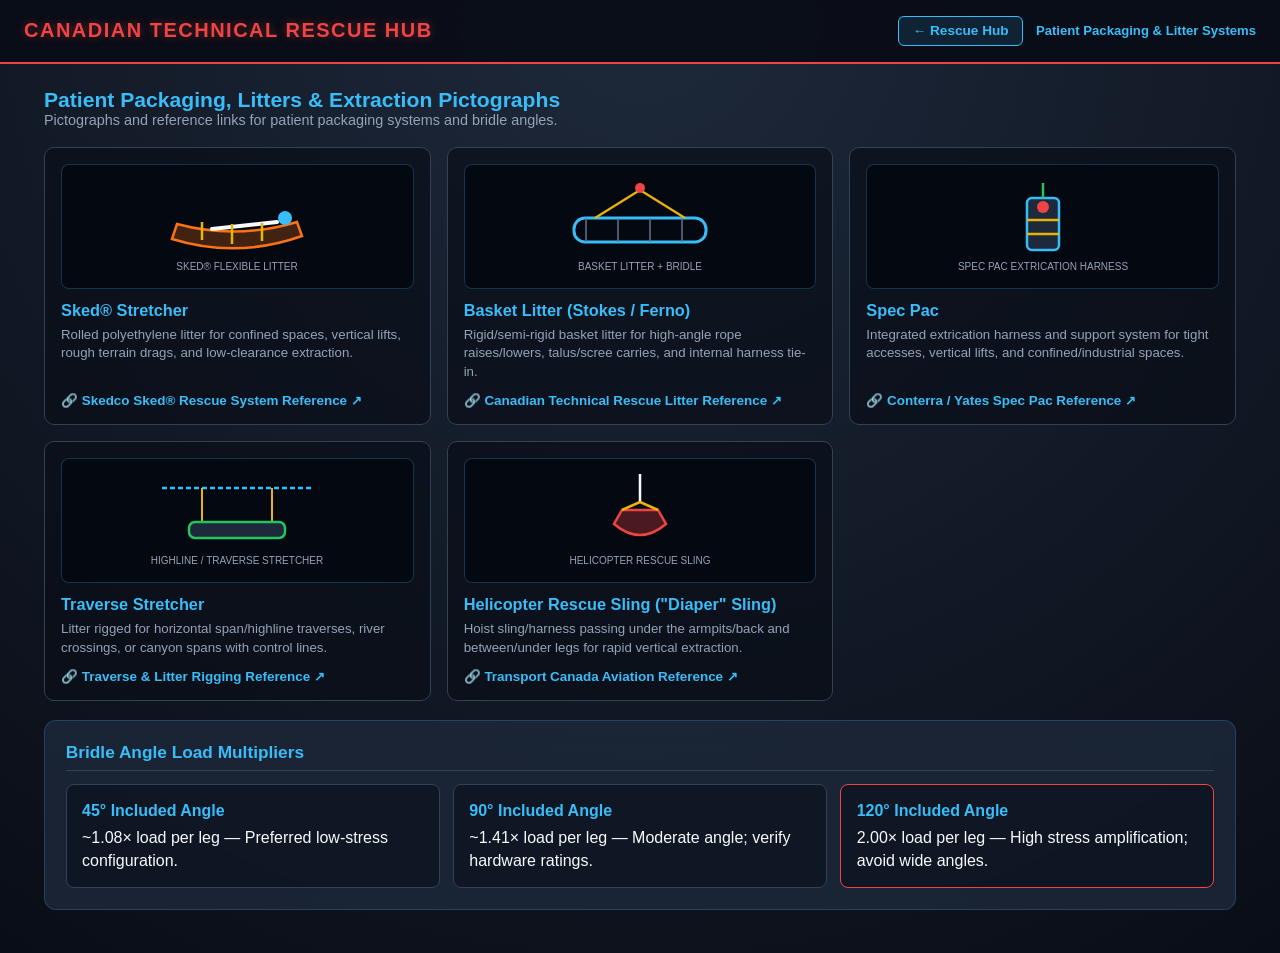
<file: packaging/index.html>
<!DOCTYPE html>
<html lang="en">
<head>
    <meta charset="UTF-8">
    <meta name="viewport" content="width=device-width, initial-scale=1.0">
    <title>Patient Packaging &amp; Litters — Canadian Technical Rescue Hub</title>
    <link rel="stylesheet" href="../shared/hub.css">
</head>
<body>
    <header>
        <h1><a href="../index.html">Canadian Technical Rescue Hub</a></h1>
        <div class="header-nav">
            <a class="nav-pill" href="../index.html">← Rescue Hub</a>
            <span style="font-size: 0.82rem; color: var(--accent-cyan); font-weight: 600;">
                Patient Packaging &amp; Litter Systems
            </span>
        </div>
    </header>

    <main>
        <div style="margin-bottom: 1.2rem;">
            <h2 style="color: var(--accent-cyan); font-size: 1.32rem;">Patient Packaging, Litters &amp; Extraction Pictographs</h2>
            <p style="color: var(--text-muted); font-size: 0.9rem;">
                Pictographs and reference links for patient packaging systems and bridle angles.
            </p>
        </div>

        <div class="gear-grid">
            <div class="gear-card">
                <div>
                    <div class="pictograph-box">
                        <svg width="180" height="105" viewBox="0 0 180 105">
                            <path d="M 25 65 Q 90 85 155 62 L 150 48 Q 90 66 30 50 Z" fill="#f97316" fill-opacity="0.25" stroke="#f97316" stroke-width="2.5"/>
                            <circle cx="138" cy="44" r="7" fill="#38bdf8"/>
                            <path d="M 65 55 L 130 48" stroke="#f8fafc" stroke-width="4" stroke-linecap="round"/>
                            <line x1="55" y1="48" x2="55" y2="66" stroke="#eab308" stroke-width="2.5"/>
                            <line x1="85" y1="50" x2="85" y2="70" stroke="#eab308" stroke-width="2.5"/>
                            <line x1="115" y1="49" x2="115" y2="67" stroke="#eab308" stroke-width="2.5"/>
                            <text x="90" y="96" fill="#94a3b8" font-size="10" text-anchor="middle">SKED® FLEXIBLE LITTER</text>
                        </svg>
                    </div>
                    <h4>Sked® Stretcher</h4>
                    <p>Rolled polyethylene litter for confined spaces, vertical lifts, rough terrain drags, and low-clearance extraction.</p>
                </div>
                <a class="resource-link" href="https://skedco.com/product/sked-basic-rescue-system-international-orange/" target="_blank">🔗 Skedco Sked® Rescue System Reference ↗</a>
            </div>

            <div class="gear-card">
                <div>
                    <div class="pictograph-box">
                        <svg width="180" height="105" viewBox="0 0 180 105">
                            <rect x="24" y="44" width="132" height="24" rx="11" fill="none" stroke="#38bdf8" stroke-width="3"/>
                            <line x1="36" y1="44" x2="36" y2="68" stroke="#64748b" stroke-width="1.5"/>
                            <line x1="68" y1="44" x2="68" y2="68" stroke="#64748b" stroke-width="1.5"/>
                            <line x1="100" y1="44" x2="100" y2="68" stroke="#64748b" stroke-width="1.5"/>
                            <line x1="132" y1="44" x2="132" y2="68" stroke="#64748b" stroke-width="1.5"/>
                            <line x1="45" y1="44" x2="90" y2="16" stroke="#eab308" stroke-width="2.2"/>
                            <line x1="135" y1="44" x2="90" y2="16" stroke="#eab308" stroke-width="2.2"/>
                            <circle cx="90" cy="14" r="5" fill="#ef4444"/>
                            <text x="90" y="96" fill="#94a3b8" font-size="10" text-anchor="middle">BASKET LITTER + BRIDLE</text>
                        </svg>
                    </div>
                    <h4>Basket Litter (Stokes / Ferno)</h4>
                    <p>Rigid/semi-rigid basket litter for high-angle rope raises/lowers, talus/scree carries, and internal harness tie-in.</p>
                </div>
                <a class="resource-link" href="https://coastropes.ca/products/skedco-SKED-BASIC-RESCUE-SYSTEM" target="_blank">🔗 Canadian Technical Rescue Litter Reference ↗</a>
            </div>

            <div class="gear-card">
                <div>
                    <div class="pictograph-box">
                        <svg width="180" height="105" viewBox="0 0 180 105">
                            <rect x="74" y="24" width="32" height="52" rx="5" fill="#1e293b" stroke="#38bdf8" stroke-width="2.5"/>
                            <circle cx="90" cy="33" r="6" fill="#ef4444"/>
                            <line x1="74" y1="46" x2="106" y2="46" stroke="#eab308" stroke-width="2.5"/>
                            <line x1="74" y1="60" x2="106" y2="60" stroke="#eab308" stroke-width="2.5"/>
                            <line x1="90" y1="24" x2="90" y2="9" stroke="#22c55e" stroke-width="2.5"/>
                            <text x="90" y="96" fill="#94a3b8" font-size="10" text-anchor="middle">SPEC PAC EXTRICATION HARNESS</text>
                        </svg>
                    </div>
                    <h4>Spec Pac</h4>
                    <p>Integrated extrication harness and support system for tight accesses, vertical lifts, and confined/industrial spaces.</p>
                </div>
                <a class="resource-link" href="https://www.conterra-inc.com/products/yates-spec-pack-extrication-harness" target="_blank">🔗 Conterra / Yates Spec Pac Reference ↗</a>
            </div>

            <div class="gear-card">
                <div>
                    <div class="pictograph-box">
                        <svg width="180" height="105" viewBox="0 0 180 105">
                            <line x1="15" y1="20" x2="165" y2="20" stroke="#38bdf8" stroke-width="2.5" stroke-dasharray="5 3"/>
                            <line x1="55" y1="20" x2="55" y2="54" stroke="#eab308" stroke-width="2"/>
                            <line x1="125" y1="20" x2="125" y2="54" stroke="#eab308" stroke-width="2"/>
                            <rect x="42" y="54" width="96" height="16" rx="6" fill="#1e293b" stroke="#22c55e" stroke-width="2.5"/>
                            <text x="90" y="96" fill="#94a3b8" font-size="10" text-anchor="middle">HIGHLINE / TRAVERSE STRETCHER</text>
                        </svg>
                    </div>
                    <h4>Traverse Stretcher</h4>
                    <p>Litter rigged for horizontal span/highline traverses, river crossings, or canyon spans with control lines.</p>
                </div>
                <a class="resource-link" href="https://skedco.com/product/sked-basic-rescue-system-international-orange/" target="_blank">🔗 Traverse &amp; Litter Rigging Reference ↗</a>
            </div>

            <div class="gear-card">
                <div>
                    <div class="pictograph-box">
                        <svg width="180" height="105" viewBox="0 0 180 105">
                            <line x1="90" y1="6" x2="90" y2="34" stroke="#f8fafc" stroke-width="2.5"/>
                            <path d="M 64 56 Q 90 78 116 56 L 108 42 L 72 42 Z" fill="#ef4444" fill-opacity="0.3" stroke="#ef4444" stroke-width="2.5"/>
                            <line x1="72" y1="42" x2="90" y2="34" stroke="#eab308" stroke-width="2.5"/>
                            <line x1="108" y1="42" x2="90" y2="34" stroke="#eab308" stroke-width="2.5"/>
                            <text x="90" y="96" fill="#94a3b8" font-size="10" text-anchor="middle">HELICOPTER RESCUE SLING</text>
                        </svg>
                    </div>
                    <h4>Helicopter Rescue Sling ("Diaper" Sling)</h4>
                    <p>Hoist sling/harness passing under the armpits/back and between/under legs for rapid vertical extraction.</p>
                </div>
                <a class="resource-link" href="https://tc.canada.ca/en/aviation" target="_blank">🔗 Transport Canada Aviation Reference ↗</a>
            </div>
        </div>

        <div class="card" style="margin-top: 1.2rem;">
            <h3>Bridle Angle Load Multipliers</h3>
            <div class="glossary-grid">
                <div class="glossary-item"><strong>45° Included Angle</strong> ~1.08× load per leg — Preferred low-stress configuration.</div>
                <div class="glossary-item"><strong>90° Included Angle</strong> ~1.41× load per leg — Moderate angle; verify hardware ratings.</div>
                <div class="glossary-item" style="border-color: var(--accent-red);"><strong>120° Included Angle</strong> 2.00× load per leg — High stress amplification; avoid wide angles.</div>
            </div>
        </div>
    </main>
</body>
</html>
</file>
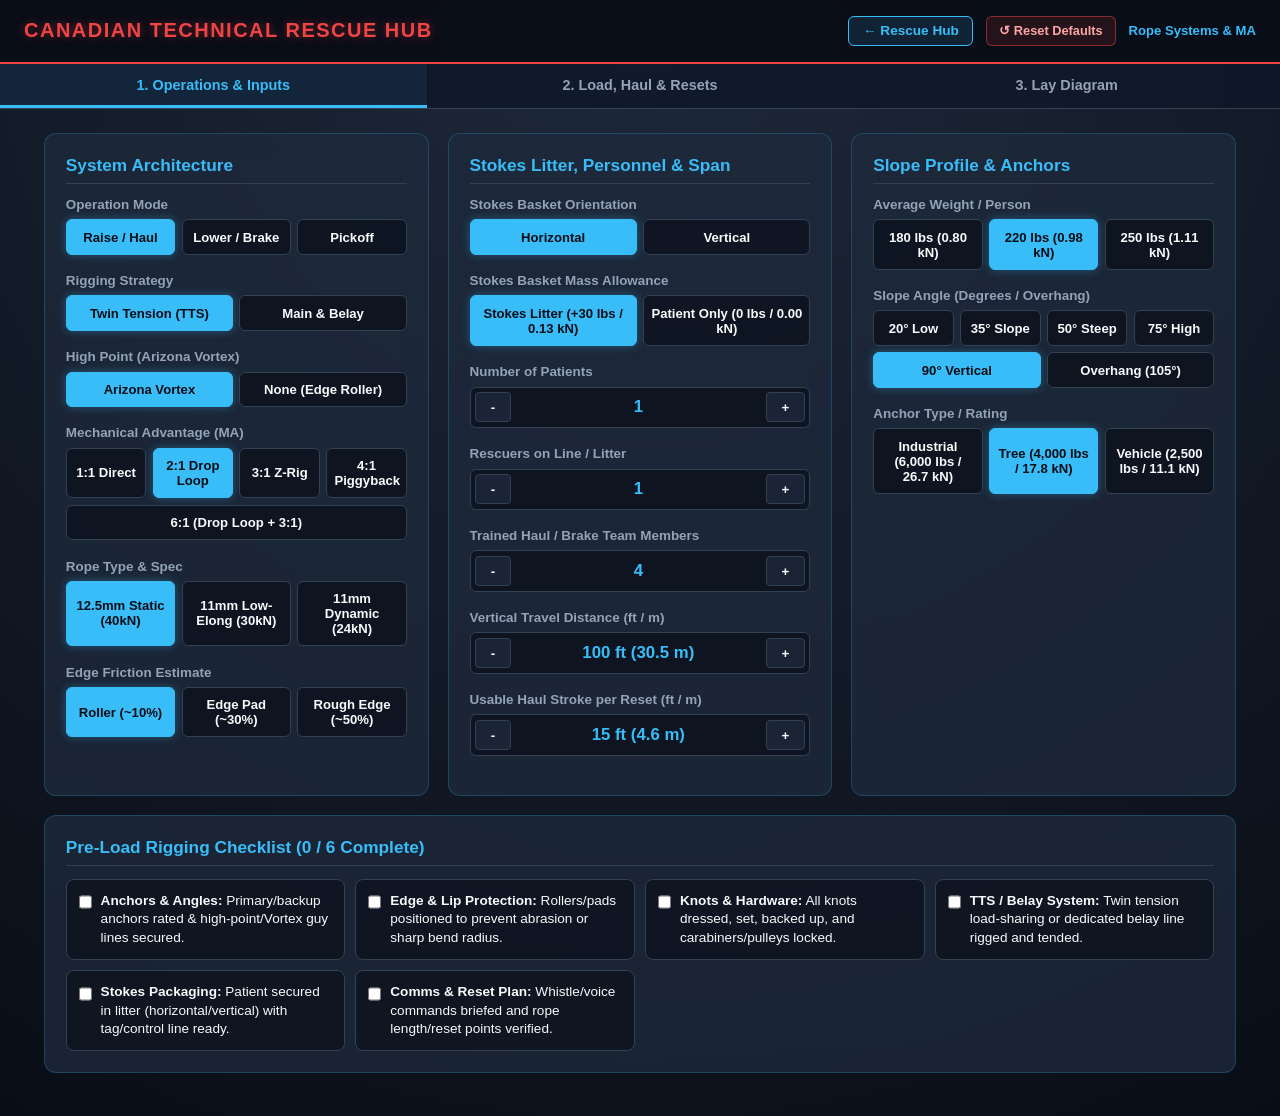
<file: rope/index.html>
<!DOCTYPE html>
<html lang="en">
<head>
    <meta charset="UTF-8">
    <meta name="viewport" content="width=device-width, initial-scale=1.0">
    <title>Rope Systems &amp; MA Calculator — Canadian Technical Rescue Hub</title>
    <link rel="stylesheet" href="../shared/hub.css">
    <style>
        .sub-tabs { display: flex; background-color: rgba(15, 23, 42, 0.88); border-bottom: 1px solid var(--border-color); }
        .sub-tab-btn { flex: 1; padding: 0.8rem; background: none; border: none; color: var(--text-muted); font-weight: bold; cursor: pointer; border-bottom: 3px solid transparent; transition: all 0.2s; font-size: 0.9rem; }
        .sub-tab-btn.active { color: var(--accent-cyan); border-bottom-color: var(--accent-cyan); background-color: rgba(56, 189, 248, 0.08); }

        .pane { display: none; animation: fadeIn 0.2s ease-in-out; }
        .pane.active { display: block; }
        @keyframes fadeIn { from { opacity: 0; transform: translateY(4px); } to { opacity: 1; transform: translateY(0); } }

        .reset-btn { background-color: rgba(239, 68, 68, 0.12); color: #fca5a5; border: 1px solid rgba(239, 68, 68, 0.5); padding: 0.4rem 0.75rem; border-radius: 6px; font-size: 0.8rem; font-weight: 600; cursor: pointer; transition: all 0.2s; }
        .reset-btn:hover { background-color: var(--accent-red); color: #fff; }

        .input-grid { display: grid; grid-template-columns: repeat(auto-fit, minmax(300px, 1fr)); gap: 1.2rem; }
        .field { margin-bottom: 1.15rem; }
        .field label { display: block; font-size: 0.84rem; color: var(--text-muted); margin-bottom: 0.45rem; font-weight: 600; }
        .btn-group { display: flex; gap: 0.4rem; flex-wrap: wrap; }
        .opt-btn { flex: 1; min-width: 76px; padding: 0.58rem 0.45rem; background-color: rgba(9, 13, 22, 0.65); border: 1px solid var(--border-color); color: var(--text-main); border-radius: 6px; font-size: 0.82rem; font-weight: 600; cursor: pointer; text-align: center; transition: all 0.15s ease-in-out; }
        .opt-btn:hover { border-color: var(--accent-cyan); }
        .opt-btn.active { background-color: var(--accent-cyan); color: #090d16; border-color: var(--accent-cyan); box-shadow: 0 0 10px rgba(56, 189, 248, 0.35); }

        .stepper-control { display: flex; align-items: center; justify-content: space-between; background-color: rgba(9, 13, 22, 0.65); border: 1px solid var(--border-color); border-radius: 6px; padding: 0.3rem; }
        .step-btn { background-color: var(--panel-bg); color: var(--text-main); border: 1px solid var(--border-color); padding: 0.4rem 0.9rem; font-weight: bold; border-radius: 4px; cursor: pointer; transition: all 0.1s; }
        .step-btn:hover { background-color: var(--accent-cyan); color: #090d16; border-color: var(--accent-cyan); }
        .step-value { font-weight: bold; font-size: 1.05rem; color: var(--accent-cyan); }

        .summary-grid { display: grid; grid-template-columns: repeat(auto-fit, minmax(215px, 1fr)); gap: 1rem; margin-bottom: 1.4rem; }
        .metric-card { background: var(--panel-bg); backdrop-filter: blur(12px); padding: 1.1rem; border-radius: 10px; border: 1px solid var(--panel-border); border-left: 4px solid var(--accent-cyan); box-shadow: 0 4px 6px -1px rgba(0, 0, 0, 0.25); }
        .metric-card.alert { border-left-color: var(--accent-red); background: rgba(239, 68, 68, 0.08); border-color: rgba(239, 68, 68, 0.35); }
        .metric-card.good { border-left-color: var(--accent-green); }
        .metric-title { font-size: 0.74rem; color: var(--text-muted); text-transform: uppercase; letter-spacing: 0.5px; font-weight: 600; }
        .metric-value { font-size: 1.22rem; font-weight: bold; margin-top: 0.3rem; line-height: 1.25; }
        .metric-sub { font-size: 0.78rem; color: var(--accent-cyan); margin-top: 0.25rem; }

        .alert-banner { background: rgba(239, 68, 68, 0.12); border: 1px solid var(--accent-red); padding: 1rem; border-radius: 8px; margin-bottom: 1.4rem; display: none; }
        .alert-banner.visible { display: block; }
        .weakest-list { list-style-type: none; margin-top: 0.5rem; }
        .weakest-item { padding: 0.7rem; margin-bottom: 0.45rem; background-color: rgba(9, 13, 22, 0.55); border-left: 3px solid var(--accent-yellow); border-radius: 6px; font-size: 0.88rem; line-height: 1.4; }

        .checklist-grid { display: grid; grid-template-columns: repeat(auto-fit, minmax(260px, 1fr)); gap: 0.65rem; margin-top: 0.5rem; }
        .check-item { display: flex; align-items: flex-start; gap: 0.55rem; background: rgba(9, 13, 22, 0.6); border: 1px solid var(--border-color); border-radius: 8px; padding: 0.75rem; cursor: pointer; font-size: 0.85rem; line-height: 1.35; transition: border-color 0.15s; }
        .check-item:hover { border-color: var(--accent-cyan); }
        .check-item.checked { border-color: var(--accent-green); background: rgba(34, 197, 94, 0.08); }
        .check-item input { margin-top: 0.15rem; accent-color: var(--accent-green); width: 16px; height: 16px; cursor: pointer; }

        .canvas-container { background: var(--panel-bg); backdrop-filter: blur(12px); border: 1px solid var(--panel-border); border-radius: 12px; padding: 1rem; display: flex; flex-direction: column; align-items: center; }
        canvas { background-color: #03060a; border-radius: 6px; width: 100%; max-width: 940px; height: auto; aspect-ratio: 940 / 500; border: 1px solid var(--border-color); display: block; }

        .action-btn { background: linear-gradient(135deg, var(--accent-cyan), #0284c7); color: #090d16; border: none; padding: 0.68rem 1.15rem; font-weight: bold; border-radius: 6px; cursor: pointer; transition: all 0.2s; font-size: 0.88rem; box-shadow: 0 4px 12px rgba(56, 189, 248, 0.28); }
        .action-btn:hover { filter: brightness(1.08); transform: translateY(-1px); }
    </style>
</head>
<body>
    <header>
        <h1><a href="../index.html">Canadian Technical Rescue Hub</a></h1>
        <div class="header-nav">
            <a class="nav-pill" href="../index.html">← Rescue Hub</a>
            <button class="reset-btn" onclick="resetDefaults()">↺ Reset Defaults</button>
            <span style="font-size: 0.82rem; color: var(--accent-cyan); font-weight: 600;">Rope Systems &amp; MA</span>
        </div>
    </header>

    <nav class="sub-tabs">
        <button class="sub-tab-btn active" onclick="switchPane('pane-inputs', this)">1. Operations &amp; Inputs</button>
        <button class="sub-tab-btn" onclick="switchPane('pane-analysis', this)">2. Load, Haul &amp; Resets</button>
        <button class="sub-tab-btn" onclick="switchPane('pane-diagram', this)">3. Lay Diagram</button>
    </nav>

    <main>
        <section id="pane-inputs" class="pane active">
            <div class="input-grid">
                <div class="card">
                    <h3>System Architecture</h3>
                    <div class="field">
                        <label>Operation Mode</label>
                        <div class="btn-group" data-key="opMode">
                            <button class="opt-btn active" onclick="selectOption(this, 'opMode', 'raise')">Raise / Haul</button>
                            <button class="opt-btn" onclick="selectOption(this, 'opMode', 'lower')">Lower / Brake</button>
                            <button class="opt-btn" onclick="selectOption(this, 'opMode', 'pickoff')">Pickoff</button>
                        </div>
                    </div>
                    <div class="field">
                        <label>Rigging Strategy</label>
                        <div class="btn-group" data-key="riggingStrategy">
                            <button class="opt-btn active" onclick="selectOption(this, 'riggingStrategy', 'tts')">Twin Tension (TTS)</button>
                            <button class="opt-btn" onclick="selectOption(this, 'riggingStrategy', 'mb')">Main &amp; Belay</button>
                        </div>
                    </div>
                    <div class="field">
                        <label>High Point (Arizona Vortex)</label>
                        <div class="btn-group" data-key="highPoint">
                            <button class="opt-btn active" onclick="selectOption(this, 'highPoint', true)">Arizona Vortex</button>
                            <button class="opt-btn" onclick="selectOption(this, 'highPoint', false)">None (Edge Roller)</button>
                        </div>
                    </div>
                    <div class="field">
                        <label>Mechanical Advantage (MA)</label>
                        <div class="btn-group" data-key="maSystem">
                            <button class="opt-btn" onclick="selectOption(this, 'maSystem', 1)">1:1 Direct</button>
                            <button class="opt-btn active" onclick="selectOption(this, 'maSystem', 2)">2:1 Drop Loop</button>
                            <button class="opt-btn" onclick="selectOption(this, 'maSystem', 3)">3:1 Z-Rig</button>
                            <button class="opt-btn" onclick="selectOption(this, 'maSystem', 4)">4:1 Piggyback</button>
                            <button class="opt-btn" onclick="selectOption(this, 'maSystem', 6)">6:1 (Drop Loop + 3:1)</button>
                        </div>
                    </div>
                    <div class="field">
                        <label>Rope Type &amp; Spec</label>
                        <div class="btn-group" data-key="ropeType">
                            <button class="opt-btn active" onclick="selectOption(this, 'ropeType', 'static125')">12.5mm Static (40kN)</button>
                            <button class="opt-btn" onclick="selectOption(this, 'ropeType', 'static11')">11mm Low-Elong (30kN)</button>
                            <button class="opt-btn" onclick="selectOption(this, 'ropeType', 'dynamic11')">11mm Dynamic (24kN)</button>
                        </div>
                    </div>
                    <div class="field">
                        <label>Edge Friction Estimate</label>
                        <div class="btn-group" data-key="frictionLoss">
                            <button class="opt-btn active" onclick="selectOption(this, 'frictionLoss', 10)">Roller (~10%)</button>
                            <button class="opt-btn" onclick="selectOption(this, 'frictionLoss', 30)">Edge Pad (~30%)</button>
                            <button class="opt-btn" onclick="selectOption(this, 'frictionLoss', 50)">Rough Edge (~50%)</button>
                        </div>
                    </div>
                </div>

                <div class="card">
                    <h3>Stokes Litter, Personnel &amp; Span</h3>
                    <div class="field">
                        <label>Stokes Basket Orientation</label>
                        <div class="btn-group" data-key="litterOrientation">
                            <button class="opt-btn active" onclick="selectOption(this, 'litterOrientation', 'horizontal')">Horizontal</button>
                            <button class="opt-btn" onclick="selectOption(this, 'litterOrientation', 'vertical')">Vertical</button>
                        </div>
                    </div>
                    <div class="field">
                        <label>Stokes Basket Mass Allowance</label>
                        <div class="btn-group" data-key="useLitter">
                            <button class="opt-btn active" onclick="selectOption(this, 'useLitter', true)">Stokes Litter (+30 lbs / 0.13 kN)</button>
                            <button class="opt-btn" onclick="selectOption(this, 'useLitter', false)">Patient Only (0 lbs / 0.00 kN)</button>
                        </div>
                    </div>
                    <div class="field">
                        <label>Number of Patients</label>
                        <div class="stepper-control">
                            <button class="step-btn" onclick="adjustValue('numPatients', -1)">-</button>
                            <span class="step-value" id="val-numPatients">1</span>
                            <button class="step-btn" onclick="adjustValue('numPatients', 1)">+</button>
                        </div>
                    </div>
                    <div class="field">
                        <label>Rescuers on Line / Litter</label>
                        <div class="stepper-control">
                            <button class="step-btn" onclick="adjustValue('numRescuers', -1)">-</button>
                            <span class="step-value" id="val-numRescuers">1</span>
                            <button class="step-btn" onclick="adjustValue('numRescuers', 1)">+</button>
                        </div>
                    </div>
                    <div class="field">
                        <label>Trained Haul / Brake Team Members</label>
                        <div class="stepper-control">
                            <button class="step-btn" onclick="adjustValue('haulTeam', -1)">-</button>
                            <span class="step-value" id="val-haulTeam">4</span>
                            <button class="step-btn" onclick="adjustValue('haulTeam', 1)">+</button>
                        </div>
                    </div>
                    <div class="field">
                        <label>Vertical Travel Distance (ft / m)</label>
                        <div class="stepper-control">
                            <button class="step-btn" onclick="adjustValue('travelFt', -10, 10)">-</button>
                            <span class="step-value" id="val-travelFt">100 ft (30.5 m)</span>
                            <button class="step-btn" onclick="adjustValue('travelFt', 10, 10)">+</button>
                        </div>
                    </div>
                    <div class="field">
                        <label>Usable Haul Stroke per Reset (ft / m)</label>
                        <div class="stepper-control">
                            <button class="step-btn" onclick="adjustValue('strokeFt', -5, 5)">-</button>
                            <span class="step-value" id="val-strokeFt">15 ft (4.6 m)</span>
                            <button class="step-btn" onclick="adjustValue('strokeFt', 5, 5)">+</button>
                        </div>
                    </div>
                </div>

                <div class="card">
                    <h3>Slope Profile &amp; Anchors</h3>
                    <div class="field">
                        <label>Average Weight / Person</label>
                        <div class="btn-group" data-key="avgWeight">
                            <button class="opt-btn" onclick="selectOption(this, 'avgWeight', 180)">180 lbs (0.80 kN)</button>
                            <button class="opt-btn active" onclick="selectOption(this, 'avgWeight', 220)">220 lbs (0.98 kN)</button>
                            <button class="opt-btn" onclick="selectOption(this, 'avgWeight', 250)">250 lbs (1.11 kN)</button>
                        </div>
                    </div>
                    <div class="field">
                        <label>Slope Angle (Degrees / Overhang)</label>
                        <div class="btn-group" data-key="angle">
                            <button class="opt-btn" onclick="selectOption(this, 'angle', 20)">20° Low</button>
                            <button class="opt-btn" onclick="selectOption(this, 'angle', 35)">35° Slope</button>
                            <button class="opt-btn" onclick="selectOption(this, 'angle', 50)">50° Steep</button>
                            <button class="opt-btn" onclick="selectOption(this, 'angle', 75)">75° High</button>
                            <button class="opt-btn active" onclick="selectOption(this, 'angle', 90)">90° Vertical</button>
                            <button class="opt-btn" onclick="selectOption(this, 'angle', 105)">Overhang (105°)</button>
                        </div>
                    </div>
                    <div class="field">
                        <label>Anchor Type / Rating</label>
                        <div class="btn-group" data-key="anchorType">
                            <button class="opt-btn" onclick="selectOption(this, 'anchorType', 'industrial')">Industrial (6,000 lbs / 26.7 kN)</button>
                            <button class="opt-btn active" onclick="selectOption(this, 'anchorType', 'tree')">Tree (4,000 lbs / 17.8 kN)</button>
                            <button class="opt-btn" onclick="selectOption(this, 'anchorType', 'vehicle')">Vehicle (2,500 lbs / 11.1 kN)</button>
                        </div>
                    </div>
                </div>
            </div>

            <div class="card">
                <h3>Pre-Load Rigging Checklist (<span id="checklist-count">0 / 6</span> Complete)</h3>
                <div class="checklist-grid" id="riggingChecklist">
                    <label class="check-item"><input type="checkbox" onchange="updateChecklist()"><span><strong>Anchors &amp; Angles:</strong> Primary/backup anchors rated &amp; high-point/Vortex guy lines secured.</span></label>
                    <label class="check-item"><input type="checkbox" onchange="updateChecklist()"><span><strong>Edge &amp; Lip Protection:</strong> Rollers/pads positioned to prevent abrasion or sharp bend radius.</span></label>
                    <label class="check-item"><input type="checkbox" onchange="updateChecklist()"><span><strong>Knots &amp; Hardware:</strong> All knots dressed, set, backed up, and carabiners/pulleys locked.</span></label>
                    <label class="check-item"><input type="checkbox" onchange="updateChecklist()"><span><strong>TTS / Belay System:</strong> Twin tension load-sharing or dedicated belay line rigged and tended.</span></label>
                    <label class="check-item"><input type="checkbox" onchange="updateChecklist()"><span><strong>Stokes Packaging:</strong> Patient secured in litter (horizontal/vertical) with tag/control line ready.</span></label>
                    <label class="check-item"><input type="checkbox" onchange="updateChecklist()"><span><strong>Comms &amp; Reset Plan:</strong> Whistle/voice commands briefed and rope length/reset points verified.</span></label>
                </div>
            </div>
        </section>

        <section id="pane-analysis" class="pane">
            <div id="safetyAlertBanner" class="alert-banner">
                <h3 style="color: var(--accent-red); margin-bottom: 0.3rem;">⚠️ SYSTEM / ERGONOMIC WARNING</h3>
                <p id="alertBannerText" style="font-size: 0.92rem; line-height: 1.45;"></p>
            </div>

            <div class="summary-grid">
                <div class="metric-card">
                    <div class="metric-title">Total Suspended Mass</div>
                    <div class="metric-value" id="res-total-weight">0 lbs / 0.00 kN</div>
                    <div class="metric-sub" id="res-total-weight-sub">0 kg mass equivalent</div>
                </div>
                <div class="metric-card">
                    <div class="metric-title">Working Line Tension</div>
                    <div class="metric-value" id="res-rope-load">0 lbs / 0.00 kN</div>
                    <div class="metric-sub" id="res-rope-load-sub">Governing load: 0 lbs / 0.00 kN</div>
                </div>
                <div class="metric-card alert" style="border-left-color: var(--accent-yellow);">
                    <div class="metric-title">Dynamic Shock Spike</div>
                    <div class="metric-value" id="res-shock-load">0 lbs / 0.00 kN</div>
                    <div class="metric-sub" id="res-shock-sub">Elongation-adjusted shock</div>
                </div>
                <div class="metric-card" id="card-sf">
                    <div class="metric-title">System Safety Factor</div>
                    <div class="metric-value" id="res-safety-factor">0.0 : 1</div>
                    <div class="metric-sub" id="res-sf-sub">Target: 10:1 Minimum</div>
                </div>
                <div class="metric-card" id="card-haul">
                    <div class="metric-title" id="res-op-title">Haul Force (<span id="res-ma-label">2:1</span>)</div>
                    <div class="metric-value" id="res-haul-force">0 lbs / 0.00 kN</div>
                    <div class="metric-sub" id="res-haul-sub">~0 lbs (0.00 kN) / rescuer</div>
                </div>
                <div class="metric-card">
                    <div class="metric-title">Rope Travel &amp; Resets</div>
                    <div class="metric-value" id="res-rope-pull">0 ft (0.0 m)</div>
                    <div class="metric-sub" id="res-resets-sub">~0 resets for travel</div>
                </div>
            </div>

            <div style="display: flex; justify-content: flex-end; margin-bottom: 1.2rem;">
                <button class="action-btn" onclick="exportIncidentReport()">📋 Export Incident Report (.TXT)</button>
            </div>

            <div class="card">
                <h3>Top 3 Weakest System Components (Relative to Governing Load)</h3>
                <ul id="weakestGearList" class="weakest-list"></ul>
            </div>

            <div class="card">
                <h3>Rigging Physics, Operation Mode &amp; Reset Notes</h3>
                <p style="color: var(--text-muted); font-size: 0.9rem; line-height: 1.6;" id="res-breakdown-text"></p>
            </div>
        </section>

        <section id="pane-diagram" class="pane">
            <div class="canvas-container">
                <h3 style="color: var(--accent-cyan); margin-bottom: 0.6rem; align-self: flex-start;">
                    Detailed Lay Diagram — Arizona Vortex &amp; Stokes Basket (<span id="diagram-orient-label">Horizontal</span> • <span id="diagram-mode-label">RAISE</span>)
                </h3>
                <canvas id="diagramCanvas" width="940" height="500"></canvas>
            </div>
        </section>
    </main>

    <script>
        const LBS_TO_KN = 0.00444822;
        const LBS_TO_KG = 0.453592;
        const FT_TO_M = 0.3048;

        const DEFAULT_STATE = {
            opMode: 'raise',
            riggingStrategy: 'tts',
            highPoint: true,
            litterOrientation: 'horizontal',
            maSystem: 2,
            ropeType: 'static125',
            useLitter: true,
            numPatients: 1,
            numRescuers: 1,
            haulTeam: 4,
            travelFt: 100,
            strokeFt: 15,
            avgWeight: 220,
            angle: 90,
            anchorType: 'tree',
            frictionLoss: 10
        };
        let state = { ...DEFAULT_STATE };

        const anchorStrengths = { industrial: 6000, tree: 4000, vehicle: 2500 };
        const ropeSpecs = {
            static125: { label: '12.5mm Static', rawMbs: 9000, shockMult: 1.85 },
            static11: { label: '11mm Low-Elongation', rawMbs: 6700, shockMult: 1.75 },
            dynamic11: { label: '11mm Dynamic', rawMbs: 5500, shockMult: 1.35 }
        };
        const maDescriptions = {
            1: '1:1 Direct Haul (1 ft pull = 1 ft load travel)',
            2: '2:1 Drop Loop (2 ft pull = 1 ft load travel)',
            3: '3:1 Z-Rig (3 ft pull = 1 ft load travel)',
            4: '4:1 Piggyback (4 ft pull = 1 ft load travel)',
            6: '6:1 Drop Loop + 3:1 (2:1 drop loop feeding a 3:1 haul; 6 ft pull = 1 ft load travel)'
        };

        function fmtForce(lbs) {
            return `${lbs.toFixed(0)} lbs / ${(lbs * LBS_TO_KN).toFixed(2)} kN`;
        }

        function syncStepLabels() {
            ['numPatients', 'numRescuers', 'haulTeam'].forEach(k => {
                const el = document.getElementById(`val-${k}`);
                if (el) el.innerText = state[k];
            });
            const tEl = document.getElementById('val-travelFt');
            if (tEl) tEl.innerText = `${state.travelFt} ft (${(state.travelFt * FT_TO_M).toFixed(1)} m)`;
            const sEl = document.getElementById('val-strokeFt');
            if (sEl) sEl.innerText = `${state.strokeFt} ft (${(state.strokeFt * FT_TO_M).toFixed(1)} m)`;
        }

        function updateChecklist() {
            const boxes = document.querySelectorAll('#riggingChecklist input[type="checkbox"]');
            let checkedCount = 0;
            boxes.forEach(cb => {
                const row = cb.closest('.check-item');
                if (cb.checked) {
                    checkedCount++;
                    row.classList.add('checked');
                } else {
                    row.classList.remove('checked');
                }
            });
            document.getElementById('checklist-count').innerText = `${checkedCount} / ${boxes.length}`;
        }

        function switchPane(paneId, btnEl) {
            document.querySelectorAll('.pane').forEach(p => p.classList.remove('active'));
            document.querySelectorAll('.sub-tab-btn').forEach(b => b.classList.remove('active'));
            document.getElementById(paneId).classList.add('active');
            if (btnEl) btnEl.classList.add('active');
            if (paneId === 'pane-analysis') calculate();
            else if (paneId === 'pane-diagram') drawDiagram();
        }

        function resetDefaults() {
            state = { ...DEFAULT_STATE };
            document.querySelectorAll('.btn-group').forEach(group => {
                const key = group.getAttribute('data-key');
                const val = String(state[key]);
                group.querySelectorAll('.opt-btn').forEach(btn => {
                    const match = (btn.getAttribute('onclick') || '').match(/,\s*'?([^')]+)'?\s*\)/);
                    btn.classList.toggle('active', match && match[1] === val);
                });
            });
            syncStepLabels();
            calculate();
            if (document.getElementById('pane-diagram').classList.contains('active')) drawDiagram();
        }

        function selectOption(btn, key, value) {
            btn.parentElement.querySelectorAll('.opt-btn').forEach(b => b.classList.remove('active'));
            btn.classList.add('active');
            state[key] = value;
            calculate();
            if (document.getElementById('pane-diagram').classList.contains('active')) drawDiagram();
        }

        function adjustValue(key, delta, minVal = 0) {
            state[key] = Math.max(minVal, state[key] + delta);
            syncStepLabels();
            calculate();
            if (document.getElementById('pane-diagram').classList.contains('active')) drawDiagram();
        }

        function calculate() {
            const totalWeightLbs = ((state.numPatients + state.numRescuers) * state.avgWeight) + (state.useLitter ? 30 : 0);
            const effectiveAngleRad = Math.min(state.angle, 90) * (Math.PI / 180);
            const effectiveFrictionPct = state.highPoint ? Math.max(5, state.frictionLoss - 5) : state.frictionLoss;
            const adjustedSlopeForce = totalWeightLbs * Math.sin(effectiveAngleRad) * (1 + effectiveFrictionPct / 100);
            const isTTS = state.riggingStrategy === 'tts';
            const workingLineLoadLbs = isTTS ? adjustedSlopeForce / 2 : adjustedSlopeForce;

            const spec = ropeSpecs[state.ropeType] || ropeSpecs.static125;
            const effectiveRopeMbs = spec.rawMbs * 0.75;
            // Pickoff adds slight transfer/release dynamic margin
            const modeShockBonus = state.opMode === 'pickoff' ? 0.2 : 0;
            const shockLoadLbs = workingLineLoadLbs * (spec.shockMult + modeShockBonus);
            const safetyFactor = adjustedSlopeForce > 0 ? (effectiveRopeMbs / adjustedSlopeForce) : 0;

            const ma = state.maSystem || 1;
            const maEfficiency = ma <= 2 ? 0.85 : 0.75;

            let opForceLbs;
            let opTitle;
            let opNote;
            if (state.opMode === 'raise') {
                opForceLbs = adjustedSlopeForce / (ma * maEfficiency);
                opTitle = `Haul Force (${ma}:1)`;
                opNote = 'Hauling load up slope/vertical against friction & MA efficiency';
            } else if (state.opMode === 'lower') {
                // Lowering uses friction to assist holding load (approx 72% of unassisted gravity pull)
                opForceLbs = workingLineLoadLbs * 0.72;
                opTitle = 'Brake / Lower Tension';
                opNote = 'Controlled descent load on lowering/brake device';
            } else {
                // Pickoff transfers load between lines (approx 1.15x working line during transfer)
                opForceLbs = workingLineLoadLbs * 1.15;
                opTitle = 'Pickoff Transfer Load';
                opNote = 'Peak line tension during load transfer / pickoff release';
            }

            const perCrewLbs = state.haulTeam > 0 ? (opForceLbs / state.haulTeam) : opForceLbs;

            // Rope pulled & resets calculation
            const totalRopePulledFt = state.travelFt * ma;
            const resetsNeeded = state.strokeFt > 0 ? Math.max(0, Math.ceil(totalRopePulledFt / state.strokeFt) - 1) : 0;

            document.getElementById('res-total-weight').innerText = fmtForce(totalWeightLbs);
            document.getElementById('res-total-weight-sub').innerText = `${(totalWeightLbs * LBS_TO_KG).toFixed(0)} kg mass equivalent`;
            document.getElementById('res-rope-load').innerText = fmtForce(workingLineLoadLbs);
            document.getElementById('res-rope-load-sub').innerText = `Governing load: ${fmtForce(adjustedSlopeForce)}`;
            document.getElementById('res-shock-load').innerText = fmtForce(shockLoadLbs);
            document.getElementById('res-shock-sub').innerText = `${(spec.shockMult + modeShockBonus).toFixed(2)}× line load (${spec.label})`;

            const sfEl = document.getElementById('res-safety-factor');
            const sfCard = document.getElementById('card-sf');
            sfEl.innerText = adjustedSlopeForce > 0 ? `${safetyFactor.toFixed(1)} : 1` : 'N/A';
            document.getElementById('res-sf-sub').innerText = isTTS ? 'Against single-line governing load' : 'Against main line load';

            document.getElementById('res-op-title').innerText = opTitle;
            document.getElementById('res-haul-force').innerText = fmtForce(opForceLbs);
            document.getElementById('res-haul-sub').innerText = state.haulTeam > 0
                ? `~${perCrewLbs.toFixed(0)} lbs (${(perCrewLbs * LBS_TO_KN).toFixed(2)} kN) / crew (${state.haulTeam} crew)`
                : 'No crew specified';

            document.getElementById('res-rope-pull').innerText = `${totalRopePulledFt} ft (${(totalRopePulledFt * FT_TO_M).toFixed(1)} m)`;
            document.getElementById('res-resets-sub').innerText = `~${resetsNeeded} resets over ${state.travelFt} ft (${state.strokeFt} ft stroke)`;

            const warnings = [];
            if (adjustedSlopeForce > 0 && safetyFactor < 10) {
                sfCard.className = 'metric-card alert';
                warnings.push(`Safety factor (${safetyFactor.toFixed(1)}:1) is below the 10:1 rescue benchmark.`);
            } else {
                sfCard.className = 'metric-card good';
            }

            const haulCard = document.getElementById('card-haul');
            if (state.opMode === 'raise' && perCrewLbs > 60) {
                haulCard.className = 'metric-card alert';
                warnings.push(`Estimated pull (~${perCrewLbs.toFixed(0)} lbs / ${(perCrewLbs * LBS_TO_KN).toFixed(2)} kN per hauler) exceeds ~60 lbs (~0.27 kN) ergonomic guideline.`);
            } else {
                haulCard.className = 'metric-card good';
            }

            const banner = document.getElementById('safetyAlertBanner');
            if (warnings.length > 0) {
                document.getElementById('alertBannerText').innerHTML = warnings.join('<br/>');
                banner.classList.add('visible');
            } else {
                banner.classList.remove('visible');
            }

            const components = [
                { name: `Anchor (${state.anchorType.toUpperCase()})`, capacity: anchorStrengths[state.anchorType] || 4000 },
                { name: `${spec.label} (Knot-Dressed ~75%)`, capacity: effectiveRopeMbs },
                { name: state.highPoint ? 'Arizona Vortex Head / Legs' : 'Edge Roller / Lip Protection', capacity: state.highPoint ? 8000 : 5620 },
                { name: 'General Use Hardware (~40 kN)', capacity: 8992 },
                { name: 'Technical Use Hardware (~25 kN)', capacity: 5620 }
            ];
            const denom = Math.max(adjustedSlopeForce, 1);
            components.sort((a, b) => (a.capacity / denom) - (b.capacity / denom));
            document.getElementById('weakestGearList').innerHTML = components.slice(0, 3).map((item, idx) => `
                <li class="weakest-item"><strong>#${idx + 1}: ${item.name}</strong> — ${fmtForce(item.capacity)}</li>
            `).join('');

            const angleLabel = state.angle > 90 ? `${state.angle}° (Overhang)` : `${state.angle}°`;
            document.getElementById('res-breakdown-text').innerHTML = `
                <strong>Mode &amp; Strategy:</strong> ${state.opMode.toUpperCase()} (${opNote}) | ${isTTS ? 'Twin Tension System' : 'Main & Belay'} | <strong>High Point:</strong> ${state.highPoint ? 'Arizona Vortex' : 'None (Edge Roller)'} | <strong>Litter:</strong> ${state.litterOrientation.toUpperCase()}<br/>
                <strong>MA &amp; Travel:</strong> ${maDescriptions[ma]} (${(maEfficiency * 100).toFixed(0)}% efficiency) — ${totalRopePulledFt} ft (${(totalRopePulledFt * FT_TO_M).toFixed(1)} m) rope travel, ~${resetsNeeded} resets<br/>
                <strong>Slope &amp; Friction:</strong> ${angleLabel} | Effective friction ~${effectiveFrictionPct}% applied<br/>
                <strong>Governing Force:</strong> ${fmtForce(adjustedSlopeForce)}
            `;
        }

        function exportIncidentReport() {
            const totalWeightLbs = ((state.numPatients + state.numRescuers) * state.avgWeight) + (state.useLitter ? 30 : 0);
            const effectiveAngleRad = Math.min(state.angle, 90) * (Math.PI / 180);
            const effectiveFrictionPct = state.highPoint ? Math.max(5, state.frictionLoss - 5) : state.frictionLoss;
            const adjustedSlopeForce = totalWeightLbs * Math.sin(effectiveAngleRad) * (1 + effectiveFrictionPct / 100);
            const spec = ropeSpecs[state.ropeType] || ropeSpecs.static125;
            const sf = adjustedSlopeForce > 0 ? ((spec.rawMbs * 0.75) / adjustedSlopeForce).toFixed(1) : 'N/A';
            const totalRopePulledFt = state.travelFt * (state.maSystem || 1);
            const resetsNeeded = state.strokeFt > 0 ? Math.max(0, Math.ceil(totalRopePulledFt / state.strokeFt) - 1) : 0;

            const text = [
                '=== CANADIAN TECHNICAL RESCUE INCIDENT SUMMARY ===',
                `Timestamp: ${new Date().toLocaleString()}`,
                `Mode: ${state.opMode.toUpperCase()} | Strategy: ${state.riggingStrategy.toUpperCase()} | High Point: ${state.highPoint ? 'Arizona Vortex' : 'None'} | MA: ${state.maSystem}:1`,
                `Stokes Litter Orientation: ${state.litterOrientation.toUpperCase()}`,
                `Rope: ${spec.label} | Angle: ${state.angle > 90 ? state.angle + ' deg (Overhang)' : state.angle + ' deg'}`,
                `Friction: ~${effectiveFrictionPct}% | Total Mass: ${fmtForce(totalWeightLbs)}`,
                `Governing Load: ${fmtForce(adjustedSlopeForce)} | SF: ${sf}:1`,
                `Travel: ${state.travelFt} ft (${(state.travelFt * FT_TO_M).toFixed(1)} m) | Rope Pulled: ${totalRopePulledFt} ft | Resets: ~${resetsNeeded}`,
                `Anchor: ${state.anchorType.toUpperCase()} (${fmtForce(anchorStrengths[state.anchorType] || 4000)})`,
                '=================================================='
            ].join('\n');

            const blob = new Blob([text], { type: 'text/plain' });
            const url = URL.createObjectURL(blob);
            const a = document.createElement('a');
            a.href = url;
            a.download = `Technical_Rescue_Summary_${Date.now()}.txt`;
            a.click();
            URL.revokeObjectURL(url);
        }

        function drawTreeGraphic(ctx, x, y) {
            ctx.fillStyle = '#78350f';
            ctx.fillRect(x - 9, y - 48, 18, 48);
            ctx.fillStyle = '#15803d';
            ctx.beginPath(); ctx.arc(x - 16, y - 56, 20, 0, Math.PI * 2); ctx.fill();
            ctx.fillStyle = '#16a34a';
            ctx.beginPath(); ctx.arc(x + 16, y - 56, 20, 0, Math.PI * 2); ctx.fill();
            ctx.fillStyle = '#22c55e';
            ctx.beginPath(); ctx.arc(x, y - 72, 24, 0, Math.PI * 2); ctx.fill();
        }

        function drawVehicleGraphic(ctx, x, y) {
            ctx.fillStyle = '#b91c1c';
            ctx.beginPath(); ctx.roundRect(x - 38, y - 24, 76, 16, 4); ctx.fill();
            ctx.fillStyle = '#ef4444';
            ctx.beginPath(); ctx.roundRect(x - 22, y - 38, 40, 14, 3); ctx.fill();
            ctx.fillStyle = '#38bdf8';
            ctx.fillRect(x - 18, y - 35, 14, 9);
            ctx.fillStyle = '#090d16';
            ctx.strokeStyle = '#94a3b8';
            ctx.lineWidth = 2;
            ctx.beginPath(); ctx.arc(x - 21, y - 6, 7.5, 0, Math.PI * 2); ctx.fill(); ctx.stroke();
            ctx.beginPath(); ctx.arc(x + 21, y - 6, 7.5, 0, Math.PI * 2); ctx.fill(); ctx.stroke();
        }

        function drawIndustrialAnchorGraphic(ctx, x, y) {
            ctx.fillStyle = '#0f172a';
            ctx.strokeStyle = '#38bdf8';
            ctx.lineWidth = 2.5;
            ctx.beginPath(); ctx.roundRect(x - 22, y - 30, 44, 30, 5); ctx.fill(); ctx.stroke();
            ctx.fillStyle = '#eab308';
            ctx.beginPath(); ctx.arc(x, y - 15, 7, 0, Math.PI * 2); ctx.fill();
        }

        function drawArizonaVortexGraphic(ctx, edgeX, edgeY) {
            const apexX = edgeX + 14;
            const apexY = edgeY - 82;
            const legLeftX = edgeX - 30;
            const legRightX = edgeX + 28;

            ctx.strokeStyle = 'rgba(234, 179, 8, 0.7)';
            ctx.lineWidth = 2;
            ctx.setLineDash([4, 3]);
            ctx.beginPath();
            ctx.moveTo(apexX, apexY);
            ctx.lineTo(edgeX - 82, edgeY);
            ctx.stroke();
            ctx.setLineDash([]);

            ctx.strokeStyle = '#f59e0b';
            ctx.lineWidth = 5;
            ctx.lineCap = 'round';
            ctx.beginPath();
            ctx.moveTo(legLeftX, edgeY);
            ctx.lineTo(apexX, apexY);
            ctx.moveTo(legRightX, edgeY);
            ctx.lineTo(apexX, apexY);
            ctx.stroke();

            ctx.fillStyle = '#334155';
            ctx.fillRect(legLeftX - 7, edgeY - 4, 14, 5);
            ctx.fillRect(legRightX - 7, edgeY - 4, 14, 5);

            ctx.fillStyle = '#1e293b';
            ctx.strokeStyle = '#38bdf8';
            ctx.lineWidth = 2.5;
            ctx.beginPath();
            ctx.arc(apexX, apexY, 10, 0, Math.PI * 2);
            ctx.fill();
            ctx.stroke();

            ctx.fillStyle = '#eab308';
            ctx.beginPath();
            ctx.arc(apexX, apexY, 4, 0, Math.PI * 2);
            ctx.fill();

            ctx.fillStyle = '#38bdf8';
            ctx.font = 'bold 11px sans-serif';
            ctx.fillText('ARIZONA VORTEX', apexX - 48, apexY - 17);

            return { x: apexX, y: apexY };
        }

        function drawStokesBasketGraphic(ctx, cx, cy, orientation, hasLitter, numPatients) {
            const isVert = orientation === 'vertical';

            if (!hasLitter) {
                if (numPatients > 0) {
                    ctx.fillStyle = '#ef4444';
                    ctx.beginPath(); ctx.arc(cx, cy - 8, 6, 0, Math.PI * 2); ctx.fill();
                    ctx.strokeStyle = '#f8fafc'; ctx.lineWidth = 3;
                    ctx.beginPath(); ctx.moveTo(cx, cy - 2); ctx.lineTo(cx, cy + 16); ctx.stroke();
                }
                return;
            }

            if (!isVert) {
                const w = 74, h = 24;
                const x0 = cx - w / 2, y0 = cy + 6;

                ctx.strokeStyle = '#eab308';
                ctx.lineWidth = 2.2;
                ctx.beginPath();
                ctx.moveTo(cx, cy - 14);
                ctx.lineTo(x0 + 8, y0);
                ctx.moveTo(cx, cy - 14);
                ctx.lineTo(x0 + w - 8, y0);
                ctx.stroke();

                ctx.fillStyle = 'rgba(15, 23, 42, 0.85)';
                ctx.strokeStyle = '#e2e8f0';
                ctx.lineWidth = 3;
                ctx.beginPath(); ctx.roundRect(x0, y0, w, h, 10); ctx.fill(); ctx.stroke();

                ctx.strokeStyle = '#64748b';
                ctx.lineWidth = 1.5;
                for (let rx = x0 + 14; rx < x0 + w - 8; rx += 13) {
                    ctx.beginPath(); ctx.moveTo(rx, y0 + 2); ctx.lineTo(rx, y0 + h - 2); ctx.stroke();
                }

                if (numPatients > 0) {
                    ctx.fillStyle = '#ef4444';
                    ctx.beginPath(); ctx.arc(x0 + w - 16, y0 + 10, 5.5, 0, Math.PI * 2); ctx.fill();
                    ctx.strokeStyle = '#38bdf8';
                    ctx.lineWidth = 3.5;
                    ctx.beginPath(); ctx.moveTo(x0 + w - 21, y0 + 13); ctx.lineTo(x0 + 14, y0 + 15); ctx.stroke();
                }

                ctx.fillStyle = '#f8fafc';
                ctx.font = 'bold 11px sans-serif';
                ctx.fillText(`Stokes (HORIZ) • ${numPatients}P`, cx - 52, y0 + h + 16);
            } else {
                const w = 26, h = 74;
                const x0 = cx - w / 2, y0 = cy - 12;

                ctx.strokeStyle = '#eab308';
                ctx.lineWidth = 2.2;
                ctx.beginPath();
                ctx.moveTo(cx, cy - 26);
                ctx.lineTo(x0 + 5, y0);
                ctx.moveTo(cx, cy - 26);
                ctx.lineTo(x0 + w - 5, y0);
                ctx.stroke();

                ctx.fillStyle = 'rgba(15, 23, 42, 0.85)';
                ctx.strokeStyle = '#e2e8f0';
                ctx.lineWidth = 3;
                ctx.beginPath(); ctx.roundRect(x0, y0, w, h, 10); ctx.fill(); ctx.stroke();

                ctx.strokeStyle = '#64748b';
                ctx.lineWidth = 1.5;
                for (let ry = y0 + 14; ry < y0 + h - 8; ry += 13) {
                    ctx.beginPath(); ctx.moveTo(x0 + 2, ry); ctx.lineTo(x0 + w - 2, ry); ctx.stroke();
                }

                if (numPatients > 0) {
                    ctx.fillStyle = '#ef4444';
                    ctx.beginPath(); ctx.arc(cx, y0 + 15, 5.5, 0, Math.PI * 2); ctx.fill();
                    ctx.strokeStyle = '#38bdf8';
                    ctx.lineWidth = 3.5;
                    ctx.beginPath(); ctx.moveTo(cx, y0 + 21); ctx.lineTo(cx, y0 + h - 14); ctx.stroke();
                }

                ctx.fillStyle = '#f8fafc';
                ctx.font = 'bold 11px sans-serif';
                ctx.fillText(`Stokes (VERT) • ${numPatients}P`, cx - 48, y0 + h + 16);
            }
        }

        function drawDiagram() {
            const orientEl = document.getElementById('diagram-orient-label');
            if (orientEl) orientEl.innerText = state.litterOrientation === 'vertical' ? 'Vertical' : 'Horizontal';
            const modeEl = document.getElementById('diagram-mode-label');
            if (modeEl) modeEl.innerText = state.opMode.toUpperCase();

            const canvas = document.getElementById('diagramCanvas');
            if (!canvas) return;
            const ctx = canvas.getContext('2d');
            const w = canvas.width, h = canvas.height;
            ctx.clearRect(0, 0, w, h);

            ctx.strokeStyle = '#111d30';
            ctx.lineWidth = 1;
            for (let x = 0; x <= w; x += 30) { ctx.beginPath(); ctx.moveTo(x, 0); ctx.lineTo(x, h); ctx.stroke(); }
            for (let y = 0; y <= h; y += 30) { ctx.beginPath(); ctx.moveTo(0, y); ctx.lineTo(w, y); ctx.stroke(); }

            const voidGrad = ctx.createLinearGradient(350, 150, w, h);
            voidGrad.addColorStop(0, 'rgba(14, 116, 144, 0.08)');
            voidGrad.addColorStop(1, 'rgba(2, 6, 23, 0.65)');
            ctx.fillStyle = voidGrad;
            ctx.fillRect(350, 0, w - 350, h);

            const edgeX = 365, edgeY = 175, ropeLen = 190;
            let targetX, targetY;
            if (state.angle <= 90) {
                const rad = state.angle * (Math.PI / 180);
                targetX = edgeX + Math.cos(rad) * ropeLen;
                targetY = edgeY + Math.sin(rad) * ropeLen;
            } else {
                const overhangRad = (state.angle - 90) * (Math.PI / 180);
                targetX = edgeX - Math.sin(overhangRad) * 75;
                targetY = edgeY + Math.cos(overhangRad) * ropeLen;
            }

            ctx.fillStyle = '#1e293b';
            ctx.strokeStyle = '#64748b';
            ctx.lineWidth = 3;
            ctx.beginPath();
            ctx.moveTo(0, edgeY);
            ctx.lineTo(edgeX, edgeY);
            if (state.angle <= 90) {
                const rad = state.angle * (Math.PI / 180);
                const fx = edgeX + Math.cos(rad) * 265;
                const fy = edgeY + Math.sin(rad) * 265;
                ctx.lineTo(fx, fy);
                ctx.lineTo(fx, h);
            } else {
                ctx.lineTo(edgeX - 95, edgeY + 135);
                ctx.lineTo(edgeX - 45, h);
            }
            ctx.lineTo(0, h);
            ctx.closePath();
            ctx.fill();
            ctx.stroke();

            ctx.fillStyle = 'rgba(34, 197, 94, 0.25)';
            ctx.fillRect(0, edgeY - 5, edgeX - 10, 5);

            ctx.fillStyle = '#eab308';
            ctx.fillRect(edgeX - 18, edgeY - 6, 22, 6);
            ctx.fillStyle = '#cbd5e1';
            ctx.font = '10px sans-serif';
            ctx.fillText('Edge Pad / Roller', edgeX - 68, edgeY + 14);

            const anchorX = 115, anchorY = edgeY;
            if (state.anchorType === 'tree') drawTreeGraphic(ctx, anchorX, anchorY);
            else if (state.anchorType === 'vehicle') drawVehicleGraphic(ctx, anchorX, anchorY);
            else drawIndustrialAnchorGraphic(ctx, anchorX, anchorY);

            const anchorLbs = anchorStrengths[state.anchorType] || 4000;
            ctx.fillStyle = '#f8fafc';
            ctx.font = 'bold 12px sans-serif';
            ctx.fillText(`Anchor: ${state.anchorType.toUpperCase()}`, anchorX - 46, anchorY - 106);
            ctx.fillStyle = '#94a3b8';
            ctx.font = '10px sans-serif';
            ctx.fillText(`${anchorLbs} lbs / ${(anchorLbs * LBS_TO_KN).toFixed(1)} kN`, anchorX - 46, anchorY - 93);

            let passX = edgeX - 6;
            let passY = edgeY - 3;
            const loadAttachY = state.litterOrientation === 'vertical' ? targetY - 26 : targetY - 14;

            if (state.highPoint) {
                const hub = drawArizonaVortexGraphic(ctx, edgeX, edgeY);
                passX = hub.x;
                passY = hub.y;
            } else {
                ctx.fillStyle = '#94a3b8';
                ctx.font = 'bold 11px sans-serif';
                ctx.fillText('NO HIGH POINT (Lip Pass)', edgeX - 65, edgeY - 20);
            }

            const ropeColor = state.ropeType === 'dynamic11' ? '#f59e0b' : '#38bdf8';
            ctx.strokeStyle = ropeColor;
            ctx.lineWidth = 3;
            ctx.beginPath();
            ctx.moveTo(anchorX, anchorY - 14);
            ctx.lineTo(passX, passY);
            ctx.lineTo(targetX, loadAttachY);
            ctx.stroke();

            if (state.riggingStrategy === 'tts') {
                ctx.strokeStyle = 'rgba(34, 197, 94, 0.88)';
                ctx.setLineDash([6, 4]);
                ctx.beginPath();
                ctx.moveTo(anchorX, anchorY - 8);
                ctx.lineTo(passX + (state.highPoint ? 3 : 0), passY + (state.highPoint ? 3 : 2));
                ctx.lineTo(targetX + 5, loadAttachY);
                ctx.stroke();
                ctx.setLineDash([]);
            }

            if (state.numRescuers > 0) {
                const rx = passX + (targetX - passX) * 0.42;
                const ry = passY + (loadAttachY - passY) * 0.42;
                ctx.fillStyle = '#f97316';
                ctx.beginPath(); ctx.arc(rx, ry - 12, 6, 0, Math.PI * 2); ctx.fill();
                ctx.strokeStyle = '#38bdf8'; ctx.lineWidth = 3.5;
                ctx.beginPath(); ctx.moveTo(rx, ry - 6); ctx.lineTo(rx, ry + 10); ctx.stroke();
                ctx.fillStyle = '#f8fafc';
                ctx.font = 'bold 11px sans-serif';
                ctx.fillText(`Rescuer (${state.numRescuers})`, rx + 12, ry + 4);
            }

            drawStokesBasketGraphic(ctx, targetX, targetY, state.litterOrientation, state.useLitter, state.numPatients);

            const totalWeightLbs = ((state.numPatients + state.numRescuers) * state.avgWeight) + (state.useLitter ? 30 : 0);
            const effectiveAngleRad = Math.min(state.angle, 90) * (Math.PI / 180);
            const effectiveFrictionPct = state.highPoint ? Math.max(5, state.frictionLoss - 5) : state.frictionLoss;
            const governingLbs = totalWeightLbs * Math.sin(effectiveAngleRad) * (1 + effectiveFrictionPct / 100);

            ctx.fillStyle = 'rgba(15, 23, 42, 0.92)';
            ctx.strokeStyle = '#334155';
            ctx.lineWidth = 1.2;
            ctx.beginPath(); ctx.roundRect(605, 16, 315, 142, 8); ctx.fill(); ctx.stroke();

            ctx.fillStyle = '#38bdf8';
            ctx.font = 'bold 12px sans-serif';
            ctx.fillText('SYSTEM LAY SUMMARY (LBS / kN)', 618, 36);
            ctx.fillStyle = '#f8fafc';
            ctx.font = '11.5px sans-serif';
            ctx.fillText(`Mode: ${state.opMode.toUpperCase()} | High Point: ${state.highPoint ? 'Vortex' : 'None'}`, 618, 55);
            ctx.fillText(`Stokes Litter: ${state.litterOrientation.toUpperCase()} | MA: ${state.maSystem}:1`, 618, 74);
            ctx.fillText(`Slope: ${state.angle > 90 ? state.angle + '° (Overhang)' : state.angle + '°'} | ${state.riggingStrategy.toUpperCase()}`, 618, 93);
            ctx.fillStyle = '#eab308';
            ctx.fillText(`Total Mass: ${fmtForce(totalWeightLbs)}`, 618, 113);
            ctx.fillStyle = '#22c55e';
            ctx.fillText(`Gov. Load: ${fmtForce(governingLbs)}`, 618, 131);
            ctx.fillStyle = '#94a3b8';
            ctx.font = '11px sans-serif';
            ctx.fillText(`Travel: ${state.travelFt} ft (${(state.travelFt * FT_TO_M).toFixed(1)} m) | Haul Crew: ${state.haulTeam}`, 618, 149);
        }

        syncStepLabels();
        calculate();
    </script>
</body>
</html>
</file>
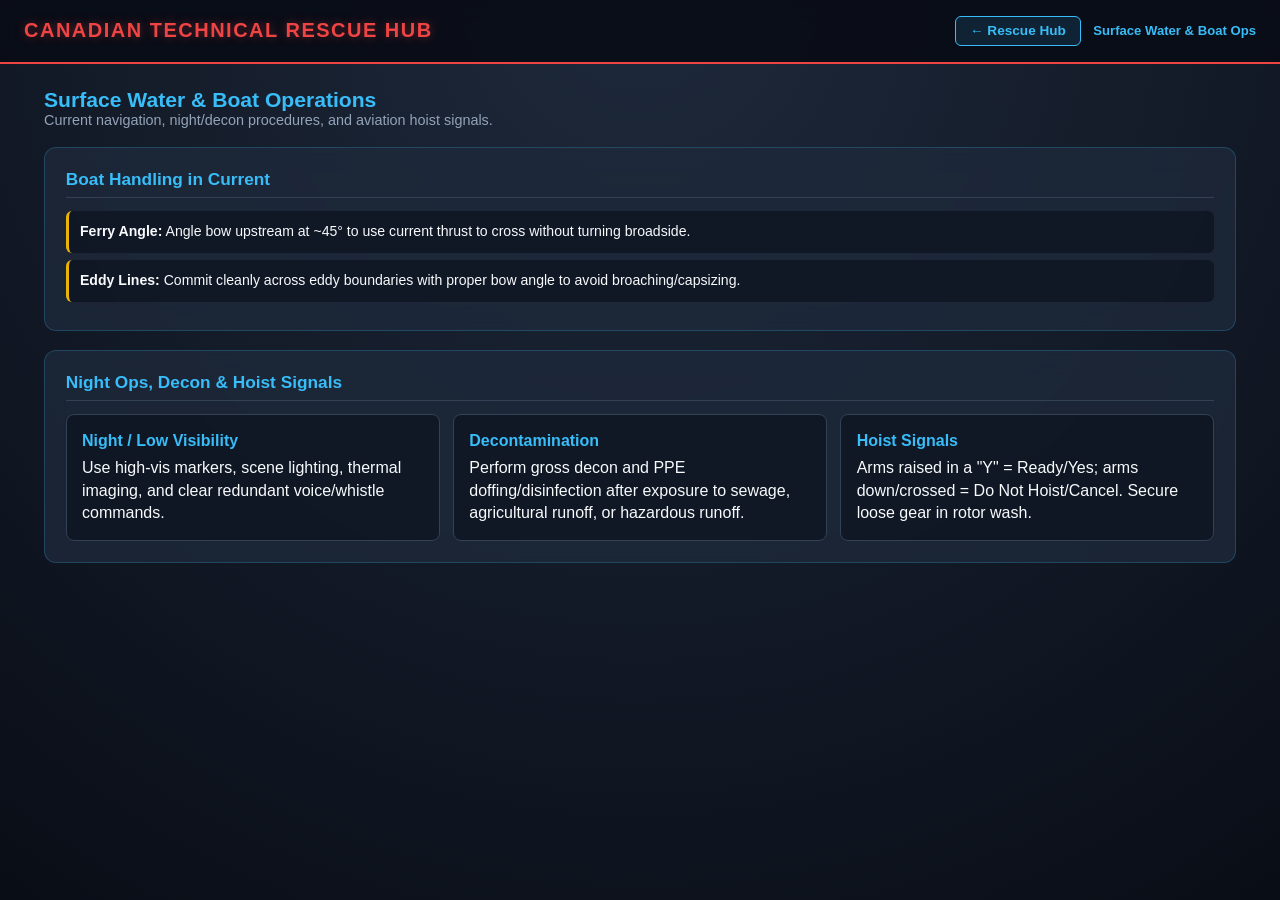
<file: surfacewater/index.html>
<!DOCTYPE html>
<html lang="en">
<head>
    <meta charset="UTF-8">
    <meta name="viewport" content="width=device-width, initial-scale=1.0">
    <title>Surface Water &amp; Boat Operations — Canadian Technical Rescue Hub</title>
    <link rel="stylesheet" href="../shared/hub.css">
    <style>
        .weakest-list { list-style-type: none; margin-top: 0.5rem; }
        .weakest-item { padding: 0.7rem; margin-bottom: 0.45rem; background-color: rgba(9, 13, 22, 0.55); border-left: 3px solid var(--accent-yellow); border-radius: 6px; font-size: 0.88rem; line-height: 1.4; }
    </style>
</head>
<body>
    <header>
        <h1><a href="../index.html">Canadian Technical Rescue Hub</a></h1>
        <div class="header-nav">
            <a class="nav-pill" href="../index.html">← Rescue Hub</a>
            <span style="font-size: 0.82rem; color: var(--accent-cyan); font-weight: 600;">Surface Water &amp; Boat Ops</span>
        </div>
    </header>

    <main>
        <div style="margin-bottom: 1.2rem;">
            <h2 style="color: var(--accent-cyan); font-size: 1.32rem;">Surface Water &amp; Boat Operations</h2>
            <p style="color: var(--text-muted); font-size: 0.9rem;">Current navigation, night/decon procedures, and aviation hoist signals.</p>
        </div>

        <div class="card">
            <h3>Boat Handling in Current</h3>
            <ul class="weakest-list">
                <li class="weakest-item"><strong>Ferry Angle:</strong> Angle bow upstream at ~45° to use current thrust to cross without turning broadside.</li>
                <li class="weakest-item"><strong>Eddy Lines:</strong> Commit cleanly across eddy boundaries with proper bow angle to avoid broaching/capsizing.</li>
            </ul>
        </div>

        <div class="card">
            <h3>Night Ops, Decon &amp; Hoist Signals</h3>
            <div class="glossary-grid">
                <div class="glossary-item"><strong>Night / Low Visibility</strong> Use high-vis markers, scene lighting, thermal imaging, and clear redundant voice/whistle commands.</div>
                <div class="glossary-item"><strong>Decontamination</strong> Perform gross decon and PPE doffing/disinfection after exposure to sewage, agricultural runoff, or hazardous runoff.</div>
                <div class="glossary-item"><strong>Hoist Signals</strong> Arms raised in a "Y" = Ready/Yes; arms down/crossed = Do Not Hoist/Cancel. Secure loose gear in rotor wash.</div>
            </div>
        </div>
    </main>
</body>
</html>
</file>
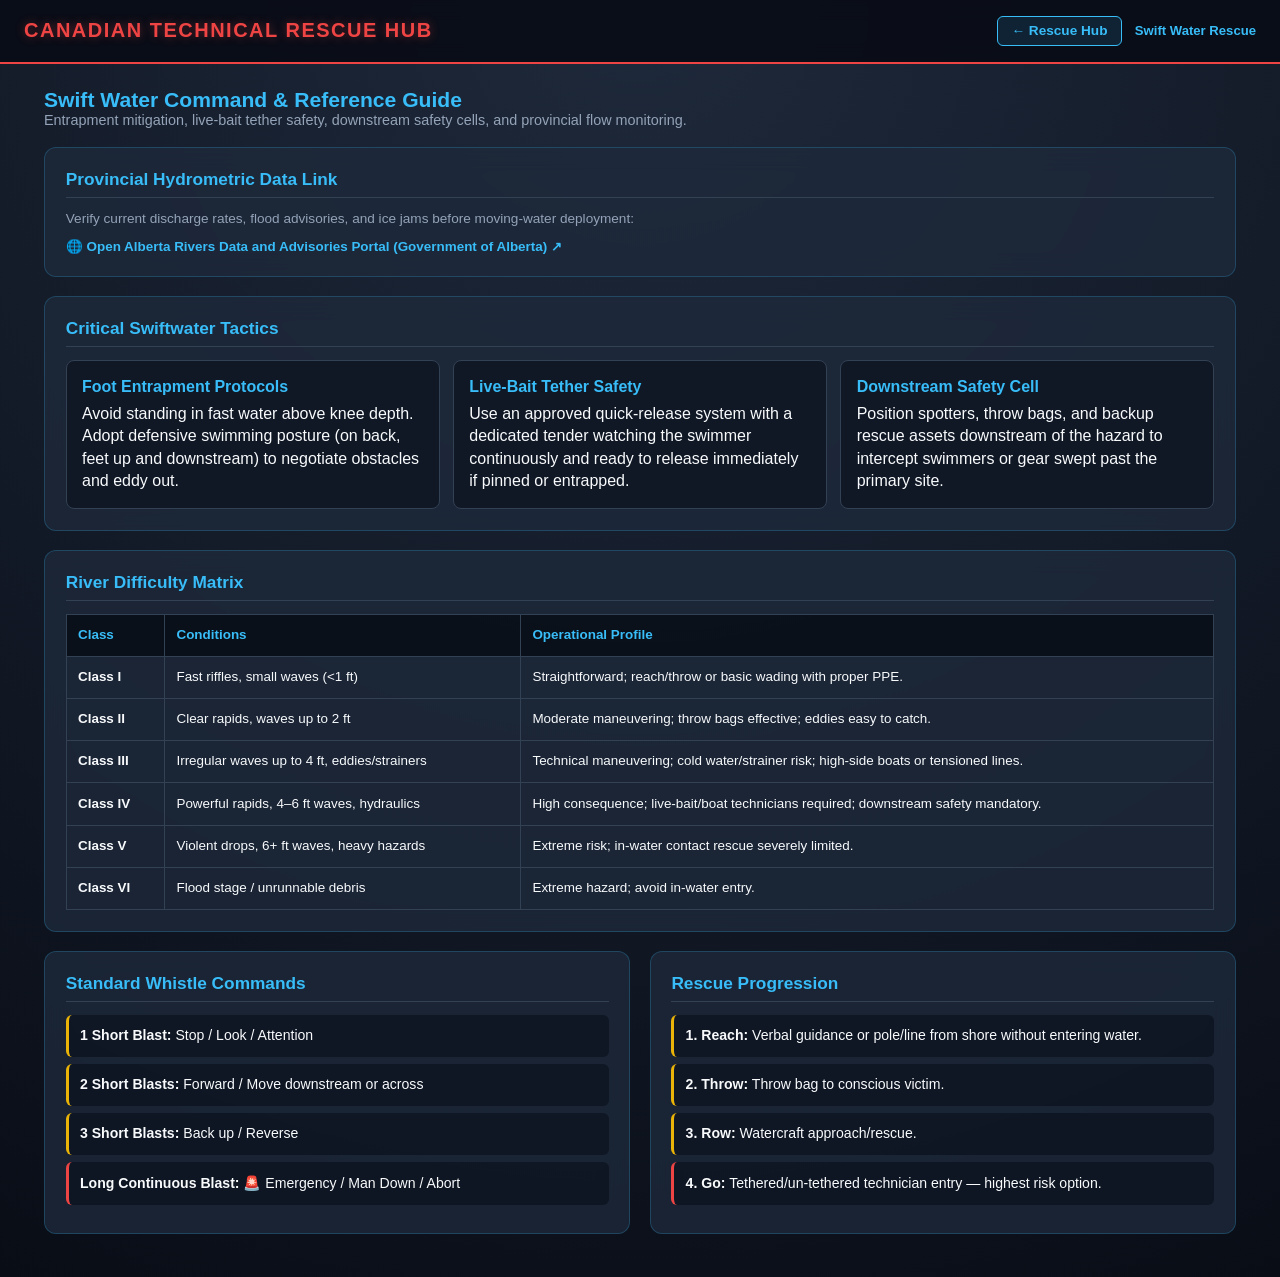
<file: swiftwater/index.html>
<!DOCTYPE html>
<html lang="en">
<head>
    <meta charset="UTF-8">
    <meta name="viewport" content="width=device-width, initial-scale=1.0">
    <title>Swift Water Rescue — Canadian Technical Rescue Hub</title>
    <link rel="stylesheet" href="../shared/hub.css">
    <style>
        .cheat-table { width: 100%; border-collapse: collapse; margin-top: 0.5rem; font-size: 0.84rem; }
        .cheat-table th, .cheat-table td { padding: 0.7rem; border: 1px solid var(--border-color); text-align: left; vertical-align: top; line-height: 1.4; }
        .cheat-table th { background-color: rgba(9, 13, 22, 0.85); color: var(--accent-cyan); }
        .weakest-list { list-style-type: none; margin-top: 0.5rem; }
        .weakest-item { padding: 0.7rem; margin-bottom: 0.45rem; background-color: rgba(9, 13, 22, 0.55); border-left: 3px solid var(--accent-yellow); border-radius: 6px; font-size: 0.88rem; line-height: 1.4; }
        .two-col { display: grid; grid-template-columns: repeat(auto-fit, minmax(300px, 1fr)); gap: 1.2rem; }
    </style>
</head>
<body>
    <header>
        <h1><a href="../index.html">Canadian Technical Rescue Hub</a></h1>
        <div class="header-nav">
            <a class="nav-pill" href="../index.html">← Rescue Hub</a>
            <span style="font-size: 0.82rem; color: var(--accent-cyan); font-weight: 600;">Swift Water Rescue</span>
        </div>
    </header>

    <main>
        <div style="margin-bottom: 1.2rem;">
            <h2 style="color: var(--accent-cyan); font-size: 1.32rem;">Swift Water Command &amp; Reference Guide</h2>
            <p style="color: var(--text-muted); font-size: 0.9rem;">Entrapment mitigation, live-bait tether safety, downstream safety cells, and provincial flow monitoring.</p>
        </div>

        <div class="card">
            <h3>Provincial Hydrometric Data Link</h3>
            <p style="color: var(--text-muted); font-size: 0.85rem; margin-bottom: 0.7rem;">Verify current discharge rates, flood advisories, and ice jams before moving-water deployment:</p>
            <a class="resource-link" href="https://rivers.alberta.ca/" target="_blank">🌐 Open Alberta Rivers Data and Advisories Portal (Government of Alberta) ↗</a>
        </div>

        <div class="card">
            <h3>Critical Swiftwater Tactics</h3>
            <div class="glossary-grid">
                <div class="glossary-item"><strong>Foot Entrapment Protocols</strong> Avoid standing in fast water above knee depth. Adopt defensive swimming posture (on back, feet up and downstream) to negotiate obstacles and eddy out.</div>
                <div class="glossary-item"><strong>Live-Bait Tether Safety</strong> Use an approved quick-release system with a dedicated tender watching the swimmer continuously and ready to release immediately if pinned or entrapped.</div>
                <div class="glossary-item"><strong>Downstream Safety Cell</strong> Position spotters, throw bags, and backup rescue assets downstream of the hazard to intercept swimmers or gear swept past the primary site.</div>
            </div>
        </div>

        <div class="card">
            <h3>River Difficulty Matrix</h3>
            <table class="cheat-table">
                <tr><th>Class</th><th>Conditions</th><th>Operational Profile</th></tr>
                <tr><td><strong>Class I</strong></td><td>Fast riffles, small waves (&lt;1 ft)</td><td>Straightforward; reach/throw or basic wading with proper PPE.</td></tr>
                <tr><td><strong>Class II</strong></td><td>Clear rapids, waves up to 2 ft</td><td>Moderate maneuvering; throw bags effective; eddies easy to catch.</td></tr>
                <tr><td><strong>Class III</strong></td><td>Irregular waves up to 4 ft, eddies/strainers</td><td>Technical maneuvering; cold water/strainer risk; high-side boats or tensioned lines.</td></tr>
                <tr><td><strong>Class IV</strong></td><td>Powerful rapids, 4–6 ft waves, hydraulics</td><td>High consequence; live-bait/boat technicians required; downstream safety mandatory.</td></tr>
                <tr><td><strong>Class V</strong></td><td>Violent drops, 6+ ft waves, heavy hazards</td><td>Extreme risk; in-water contact rescue severely limited.</td></tr>
                <tr><td><strong>Class VI</strong></td><td>Flood stage / unrunnable debris</td><td>Extreme hazard; avoid in-water entry.</td></tr>
            </table>
        </div>

        <div class="two-col">
            <div class="card">
                <h3>Standard Whistle Commands</h3>
                <ul class="weakest-list">
                    <li class="weakest-item"><strong>1 Short Blast:</strong> Stop / Look / Attention</li>
                    <li class="weakest-item"><strong>2 Short Blasts:</strong> Forward / Move downstream or across</li>
                    <li class="weakest-item"><strong>3 Short Blasts:</strong> Back up / Reverse</li>
                    <li class="weakest-item" style="border-left-color: var(--accent-red);"><strong>Long Continuous Blast:</strong> 🚨 Emergency / Man Down / Abort</li>
                </ul>
            </div>
            <div class="card">
                <h3>Rescue Progression</h3>
                <ul class="weakest-list">
                    <li class="weakest-item"><strong>1. Reach:</strong> Verbal guidance or pole/line from shore without entering water.</li>
                    <li class="weakest-item"><strong>2. Throw:</strong> Throw bag to conscious victim.</li>
                    <li class="weakest-item"><strong>3. Row:</strong> Watercraft approach/rescue.</li>
                    <li class="weakest-item" style="border-left-color: var(--accent-red);"><strong>4. Go:</strong> Tethered/un-tethered technician entry — highest risk option.</li>
                </ul>
            </div>
        </div>
    </main>
</body>
</html>
</file>
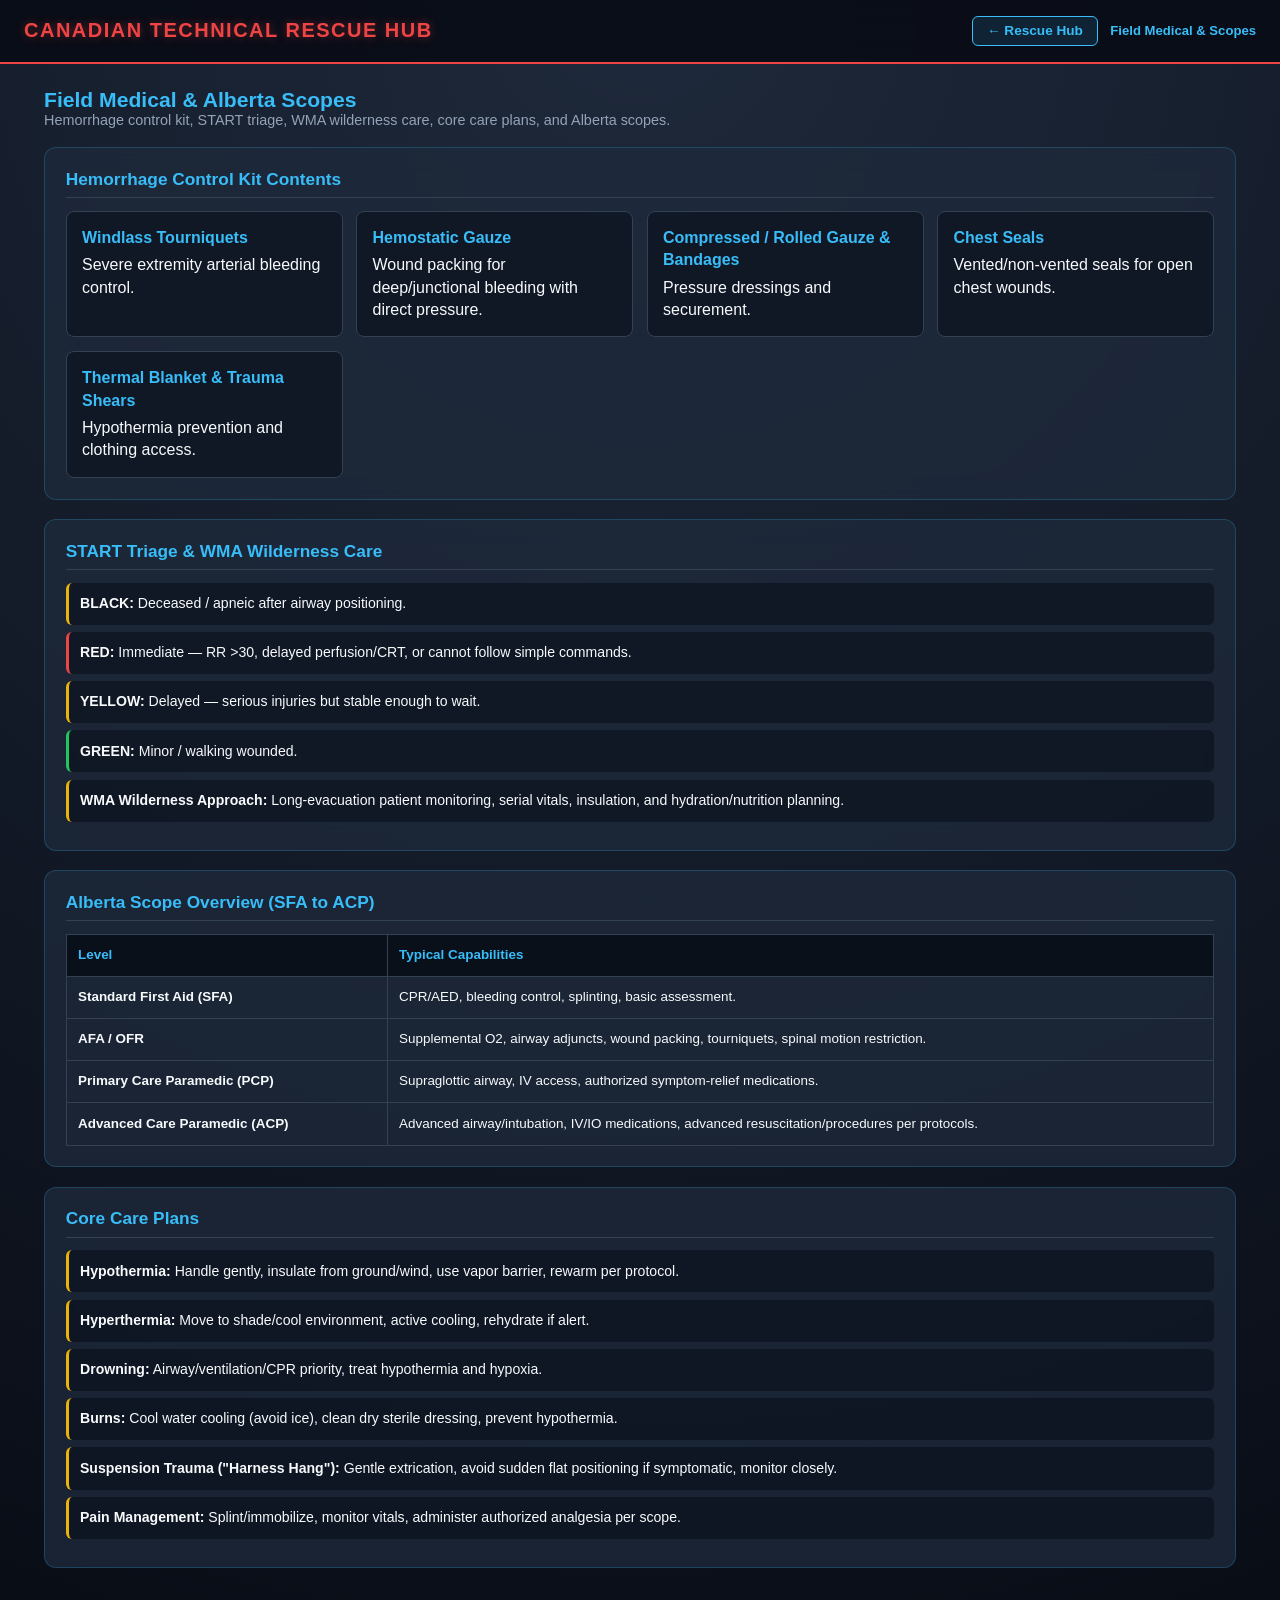
<file: medical.html>
<!DOCTYPE html>
<html lang="en">
<head>
    <meta charset="UTF-8">
    <meta name="viewport" content="width=device-width, initial-scale=1.0">
    <title>Field Medical &amp; Alberta Scopes — Canadian Technical Rescue Hub</title>
    <link rel="stylesheet" href="../shared/hub.css">
    <style>
        .cheat-table { width: 100%; border-collapse: collapse; margin-top: 0.5rem; font-size: 0.84rem; }
        .cheat-table th, .cheat-table td { padding: 0.7rem; border: 1px solid var(--border-color); text-align: left; vertical-align: top; line-height: 1.4; }
        .cheat-table th { background-color: rgba(9, 13, 22, 0.85); color: var(--accent-cyan); }
        .weakest-list { list-style-type: none; margin-top: 0.5rem; }
        .weakest-item { padding: 0.7rem; margin-bottom: 0.45rem; background-color: rgba(9, 13, 22, 0.55); border-left: 3px solid var(--accent-yellow); border-radius: 6px; font-size: 0.88rem; line-height: 1.4; }
    </style>
</head>
<body>
    <header>
        <h1><a href="../index.html">Canadian Technical Rescue Hub</a></h1>
        <div class="header-nav">
            <a class="nav-pill" href="../index.html">← Rescue Hub</a>
            <span style="font-size: 0.82rem; color: var(--accent-cyan); font-weight: 600;">Field Medical &amp; Scopes</span>
        </div>
    </header>

    <main>
        <div style="margin-bottom: 1.2rem;">
            <h2 style="color: var(--accent-cyan); font-size: 1.32rem;">Field Medical &amp; Alberta Scopes</h2>
            <p style="color: var(--text-muted); font-size: 0.9rem;">Hemorrhage control kit, START triage, WMA wilderness care, core care plans, and Alberta scopes.</p>
        </div>

        <div class="card">
            <h3>Hemorrhage Control Kit Contents</h3>
            <div class="glossary-grid">
                <div class="glossary-item"><strong>Windlass Tourniquets</strong> Severe extremity arterial bleeding control.</div>
                <div class="glossary-item"><strong>Hemostatic Gauze</strong> Wound packing for deep/junctional bleeding with direct pressure.</div>
                <div class="glossary-item"><strong>Compressed / Rolled Gauze &amp; Bandages</strong> Pressure dressings and securement.</div>
                <div class="glossary-item"><strong>Chest Seals</strong> Vented/non-vented seals for open chest wounds.</div>
                <div class="glossary-item"><strong>Thermal Blanket &amp; Trauma Shears</strong> Hypothermia prevention and clothing access.</div>
            </div>
        </div>

        <div class="card">
            <h3>START Triage &amp; WMA Wilderness Care</h3>
            <ul class="weakest-list">
                <li class="weakest-item"><strong>BLACK:</strong> Deceased / apneic after airway positioning.</li>
                <li class="weakest-item" style="border-left-color: var(--accent-red);"><strong>RED:</strong> Immediate — RR &gt;30, delayed perfusion/CRT, or cannot follow simple commands.</li>
                <li class="weakest-item" style="border-left-color: var(--accent-yellow);"><strong>YELLOW:</strong> Delayed — serious injuries but stable enough to wait.</li>
                <li class="weakest-item" style="border-left-color: var(--accent-green);"><strong>GREEN:</strong> Minor / walking wounded.</li>
                <li class="weakest-item"><strong>WMA Wilderness Approach:</strong> Long-evacuation patient monitoring, serial vitals, insulation, and hydration/nutrition planning.</li>
            </ul>
        </div>

        <div class="card">
            <h3>Alberta Scope Overview (SFA to ACP)</h3>
            <table class="cheat-table">
                <tr><th>Level</th><th>Typical Capabilities</th></tr>
                <tr><td><strong>Standard First Aid (SFA)</strong></td><td>CPR/AED, bleeding control, splinting, basic assessment.</td></tr>
                <tr><td><strong>AFA / OFR</strong></td><td>Supplemental O2, airway adjuncts, wound packing, tourniquets, spinal motion restriction.</td></tr>
                <tr><td><strong>Primary Care Paramedic (PCP)</strong></td><td>Supraglottic airway, IV access, authorized symptom-relief medications.</td></tr>
                <tr><td><strong>Advanced Care Paramedic (ACP)</strong></td><td>Advanced airway/intubation, IV/IO medications, advanced resuscitation/procedures per protocols.</td></tr>
            </table>
        </div>

        <div class="card">
            <h3>Core Care Plans</h3>
            <ul class="weakest-list">
                <li class="weakest-item"><strong>Hypothermia:</strong> Handle gently, insulate from ground/wind, use vapor barrier, rewarm per protocol.</li>
                <li class="weakest-item"><strong>Hyperthermia:</strong> Move to shade/cool environment, active cooling, rehydrate if alert.</li>
                <li class="weakest-item"><strong>Drowning:</strong> Airway/ventilation/CPR priority, treat hypothermia and hypoxia.</li>
                <li class="weakest-item"><strong>Burns:</strong> Cool water cooling (avoid ice), clean dry sterile dressing, prevent hypothermia.</li>
                <li class="weakest-item"><strong>Suspension Trauma ("Harness Hang"):</strong> Gentle extrication, avoid sudden flat positioning if symptomatic, monitor closely.</li>
                <li class="weakest-item"><strong>Pain Management:</strong> Splint/immobilize, monitor vitals, administer authorized analgesia per scope.</li>
            </ul>
        </div>
    </main>
</body>
</html>
</file>
<file: shared/hub.css>
:root {
    --bg-main: #090d16;
    --panel-bg: rgba(30, 41, 59, 0.78);
    --panel-border: rgba(56, 189, 248, 0.22);
    --accent-red: #ef4444;
    --accent-cyan: #38bdf8;
    --accent-green: #22c55e;
    --accent-yellow: #eab308;
    --accent-orange: #f97316;
    --text-main: #f8fafc;
    --text-muted: #94a3b8;
    --border-color: #334155;
}

* {
    box-sizing: border-box;
    margin: 0;
    padding: 0;
    font-family: 'Segoe UI', Tahoma, Geneva, Verdana, sans-serif;
}

body {
    background: radial-gradient(circle at top, #1e293b 0%, #090d16 100%);
    color: var(--text-main);
    display: flex;
    flex-direction: column;
    min-height: 100vh;
}

header {
    background-color: rgba(9, 13, 22, 0.92);
    backdrop-filter: blur(10px);
    border-bottom: 2px solid var(--accent-red);
    padding: 1rem 1.5rem;
    display: flex;
    justify-content: space-between;
    align-items: center;
    position: sticky;
    top: 0;
    z-index: 100;
    gap: 1rem;
    flex-wrap: wrap;
}

header h1 {
    font-size: 1.25rem;
    color: var(--accent-red);
    text-transform: uppercase;
    letter-spacing: 1.5px;
    text-shadow: 0 0 10px rgba(239, 68, 68, 0.4);
}

header h1 a {
    color: inherit;
    text-decoration: none;
}

.header-nav {
    display: flex;
    align-items: center;
    gap: 0.8rem;
    flex-wrap: wrap;
}

.nav-pill {
    background-color: rgba(56, 189, 248, 0.12);
    color: var(--accent-cyan);
    border: 1px solid var(--accent-cyan);
    padding: 0.4rem 0.85rem;
    border-radius: 6px;
    font-size: 0.85rem;
    font-weight: bold;
    text-decoration: none;
    transition: all 0.2s;
}

.nav-pill:hover {
    background-color: var(--accent-cyan);
    color: #090d16;
}

main {
    flex: 1;
    padding: 1.5rem;
    max-width: 1240px;
    margin: 0 auto;
    width: 100%;
}

.hub-grid {
    display: grid;
    grid-template-columns: repeat(auto-fit, minmax(265px, 1fr));
    gap: 1.2rem;
}

.hub-card {
    background: var(--panel-bg);
    backdrop-filter: blur(12px);
    border: 1px solid var(--panel-border);
    border-left: 4px solid var(--accent-cyan);
    border-radius: 12px;
    padding: 1.4rem;
    text-decoration: none;
    color: inherit;
    transition: all 0.25s ease-in-out;
    display: flex;
    flex-direction: column;
    justify-content: space-between;
    box-shadow: 0 4px 6px -1px rgba(0, 0, 0, 0.25);
}

.hub-card:hover {
    transform: translateY(-4px);
    border-color: var(--accent-cyan);
    background: rgba(30, 41, 59, 0.95);
    box-shadow: 0 10px 25px -5px rgba(56, 189, 248, 0.22);
}

.hub-card h3 {
    color: var(--text-main);
    font-size: 1.1rem;
    margin-bottom: 0.5rem;
    display: flex;
    align-items: center;
    justify-content: space-between;
    gap: 0.5rem;
}

.hub-card p {
    color: var(--text-muted);
    font-size: 0.85rem;
    line-height: 1.45;
    margin-bottom: 1rem;
}

.hub-badge {
    font-size: 0.72rem;
    padding: 0.2rem 0.6rem;
    border-radius: 12px;
    font-weight: bold;
    align-self: flex-start;
    background-color: rgba(34, 197, 94, 0.15);
    color: var(--accent-green);
    border: 1px solid rgba(34, 197, 94, 0.3);
}

.module-svg {
    width: 100%;
    height: 112px;
    background: rgba(9, 13, 22, 0.45);
    border-radius: 8px;
    margin-bottom: 0.8rem;
    border: 1px solid rgba(56, 189, 248, 0.16);
    display: flex;
    align-items: center;
    justify-content: center;
}

.card {
    background: var(--panel-bg);
    backdrop-filter: blur(12px);
    padding: 1.3rem;
    border-radius: 12px;
    border: 1px solid var(--panel-border);
    margin-bottom: 1.2rem;
}

.card h3 {
    color: var(--accent-cyan);
    margin-bottom: 0.8rem;
    font-size: 1.08rem;
    border-bottom: 1px solid var(--border-color);
    padding-bottom: 0.45rem;
}

.glossary-grid {
    display: grid;
    grid-template-columns: repeat(auto-fit, minmax(250px, 1fr));
    gap: 0.85rem;
}

.glossary-item {
    background-color: rgba(9, 13, 22, 0.55);
    padding: 0.95rem;
    border-radius: 8px;
    border: 1px solid var(--border-color);
    line-height: 1.4;
}

.glossary-item strong {
    color: var(--accent-cyan);
    display: block;
    margin-bottom: 0.3rem;
}

.resource-link {
    color: var(--accent-cyan);
    text-decoration: none;
    font-weight: 600;
    display: inline-flex;
    align-items: center;
    gap: 4px;
    font-size: 0.84rem;
}

.resource-link:hover {
    text-decoration: underline;
}

.knot-card-grid, .gear-grid {
    display: grid;
    grid-template-columns: repeat(auto-fit, minmax(300px, 1fr));
    gap: 1rem;
    margin-top: 1rem;
}

.knot-card, .gear-card {
    background: rgba(9, 13, 22, 0.65);
    border: 1px solid var(--border-color);
    border-radius: 10px;
    padding: 1rem;
    display: flex;
    flex-direction: column;
    justify-content: space-between;
}

.knot-card h4 {
    color: var(--accent-cyan);
    margin-bottom: 0.35rem;
    font-size: 1rem;
    display: flex;
    justify-content: space-between;
    align-items: center;
    gap: 0.5rem;
}

.knot-eff {
    font-size: 0.76rem;
    color: var(--accent-green);
    background: rgba(34, 197, 94, 0.12);
    padding: 0.15rem 0.45rem;
    border-radius: 6px;
    white-space: nowrap;
}

.knot-phases {
    display: grid;
    grid-template-columns: repeat(3, 1fr);
    gap: 8px;
    margin-top: 0.7rem;
}

.knot-phase-box {
    background: rgba(15, 23, 42, 0.85);
    border: 1px solid rgba(56, 189, 248, 0.2);
    border-radius: 6px;
    padding: 7px 5px;
    text-align: center;
}

.knot-phase-title {
    font-size: 0.68rem;
    color: var(--accent-cyan);
    text-transform: uppercase;
    margin-bottom: 4px;
    font-weight: 700;
}

.knot-step-cap {
    font-size: 0.7rem;
    color: var(--text-muted);
    margin-top: 3px;
    line-height: 1.25;
}

.pictograph-box {
    background: #040811;
    border: 1px solid rgba(56, 189, 248, 0.25);
    border-radius: 8px;
    height: 125px;
    display: flex;
    align-items: center;
    justify-content: center;
    margin-bottom: 0.75rem;
}

.gear-card h4 {
    color: var(--accent-cyan);
    font-size: 1.02rem;
    margin-bottom: 0.35rem;
}

.gear-card p {
    color: var(--text-muted);
    font-size: 0.83rem;
    line-height: 1.42;
    margin-bottom: 0.7rem;
}
</file>
